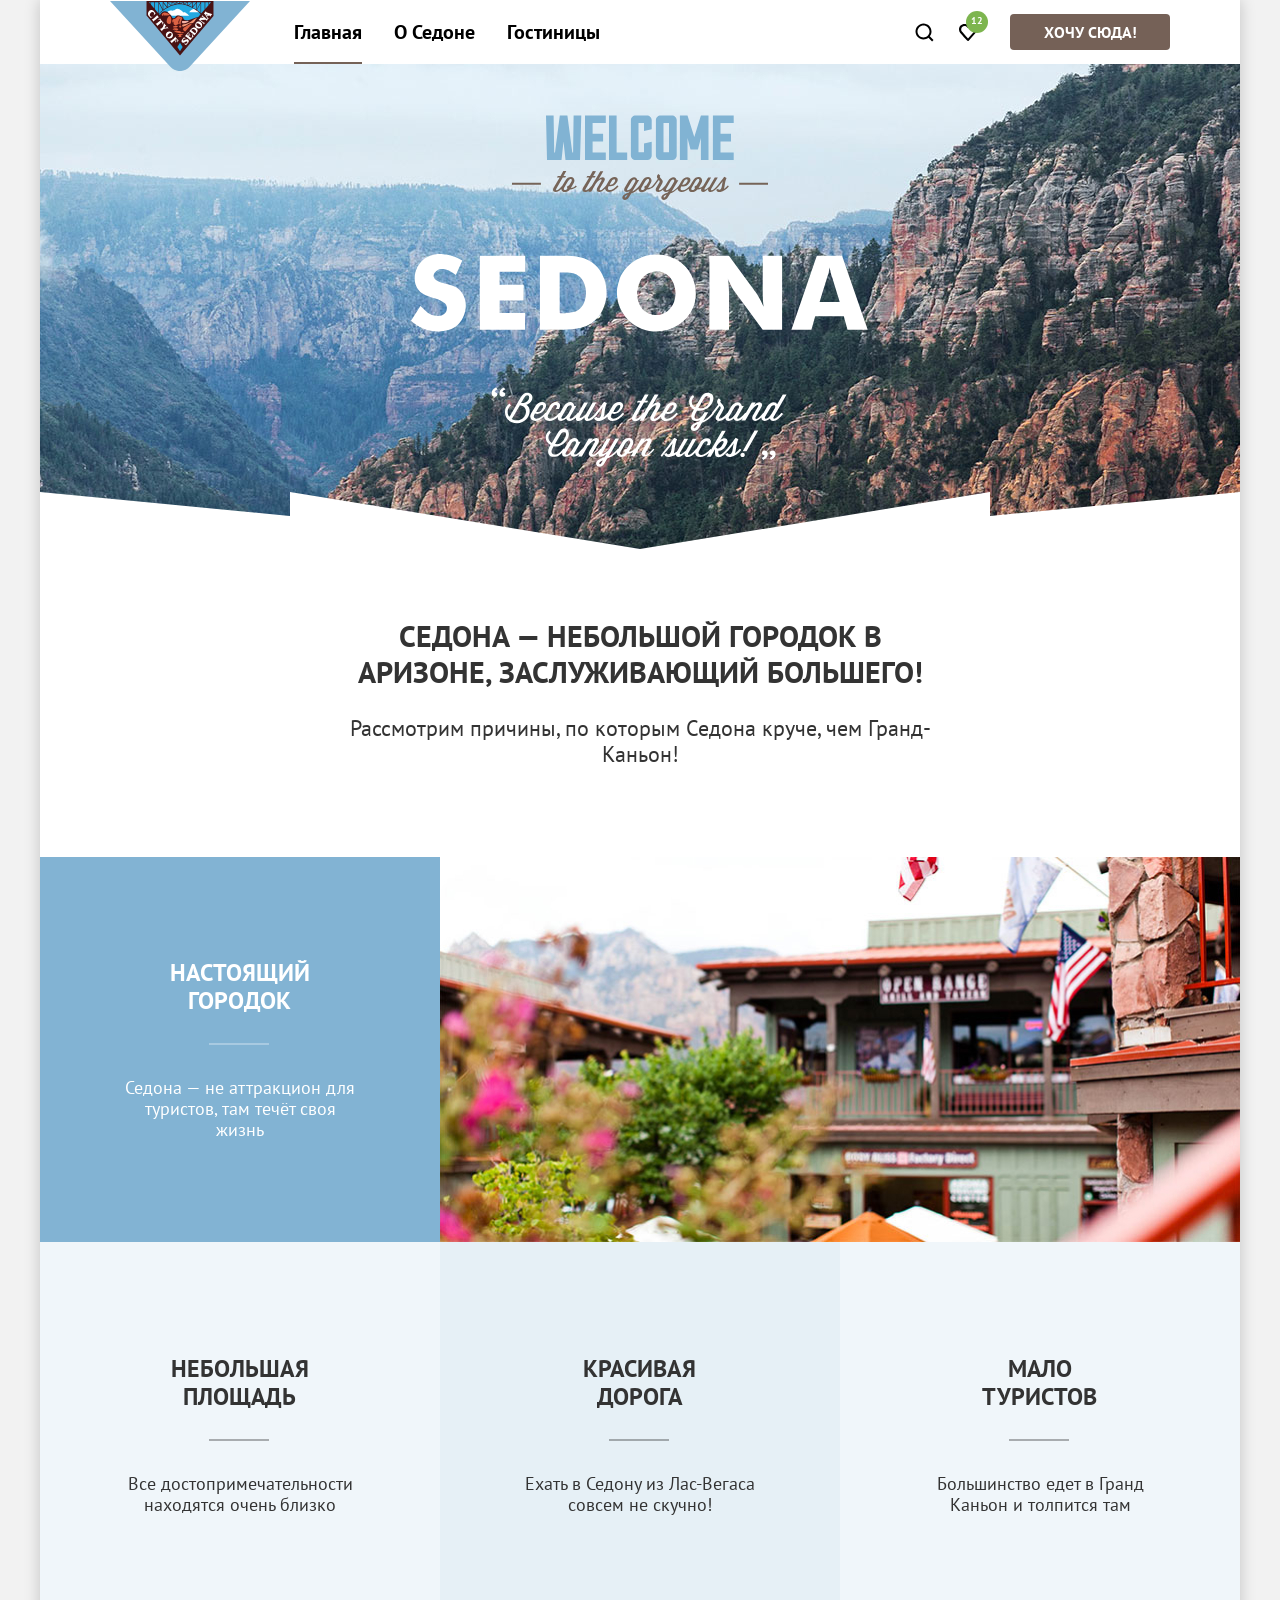
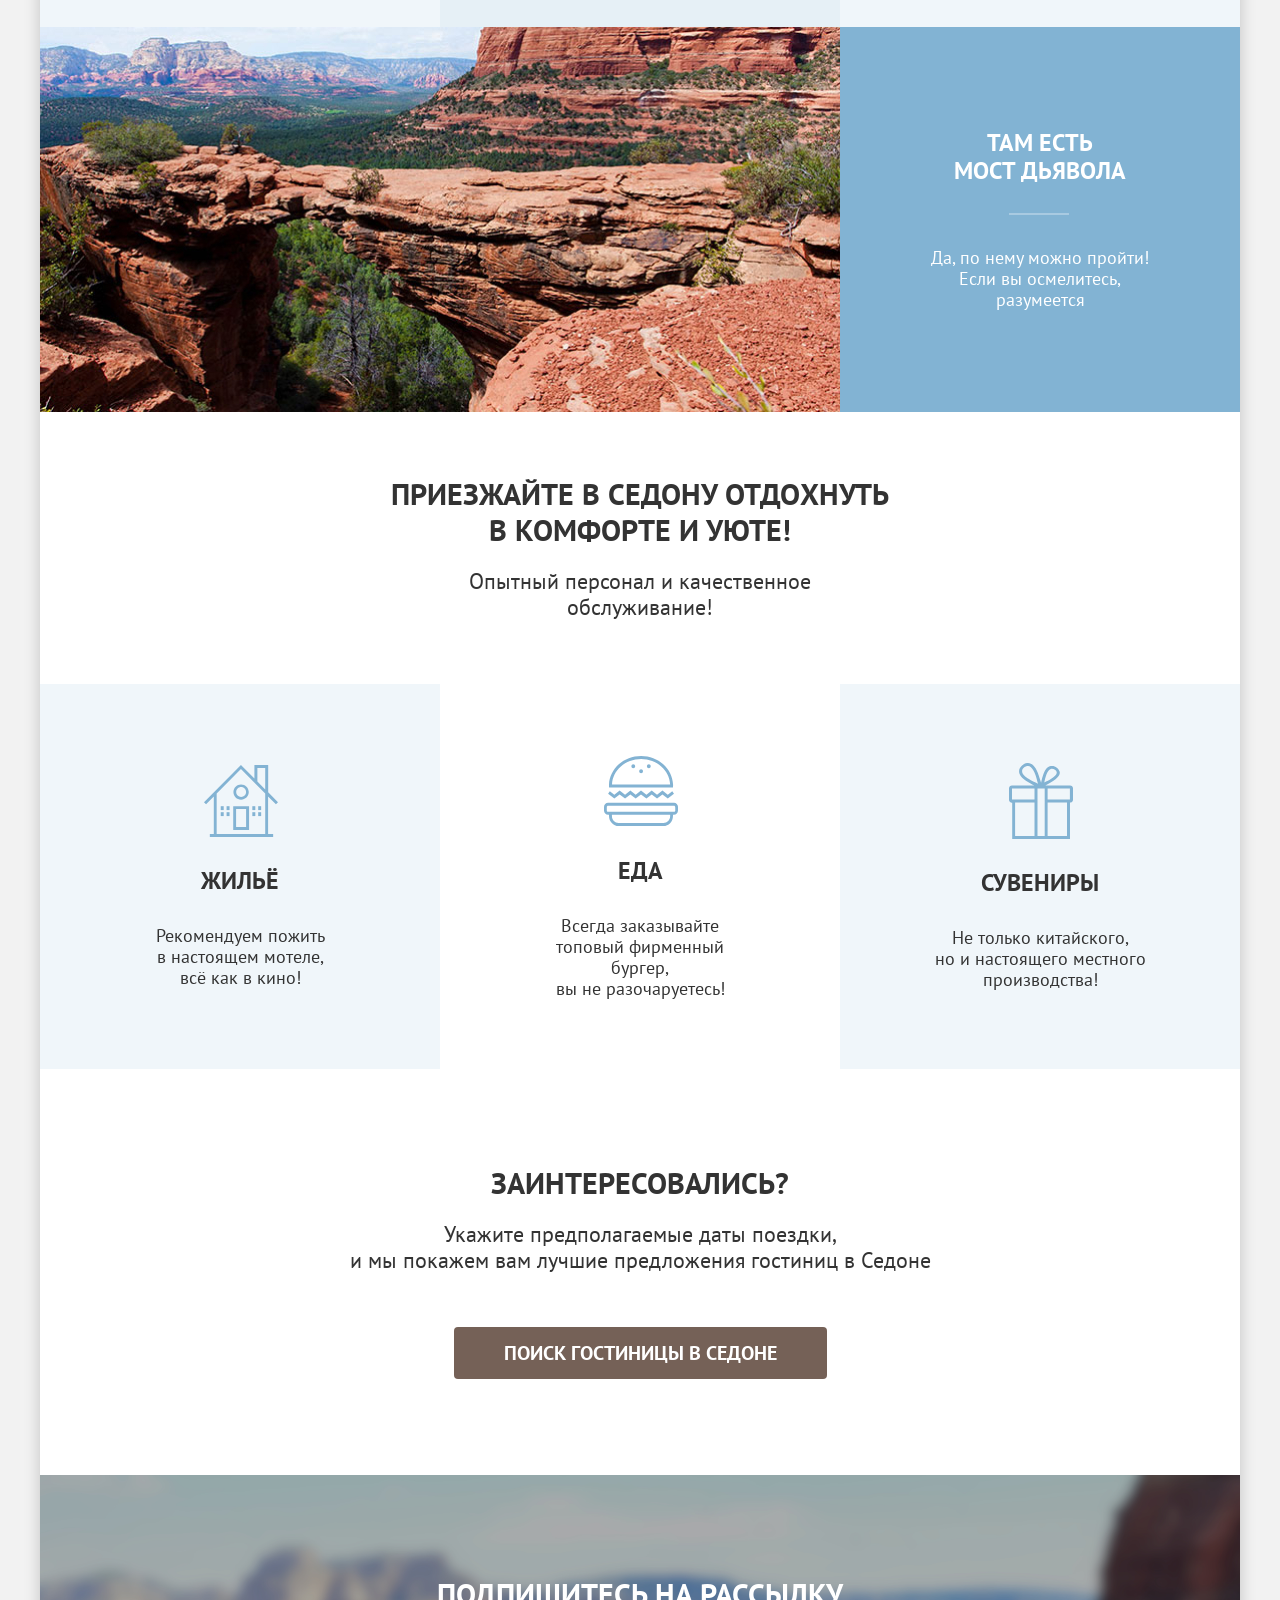
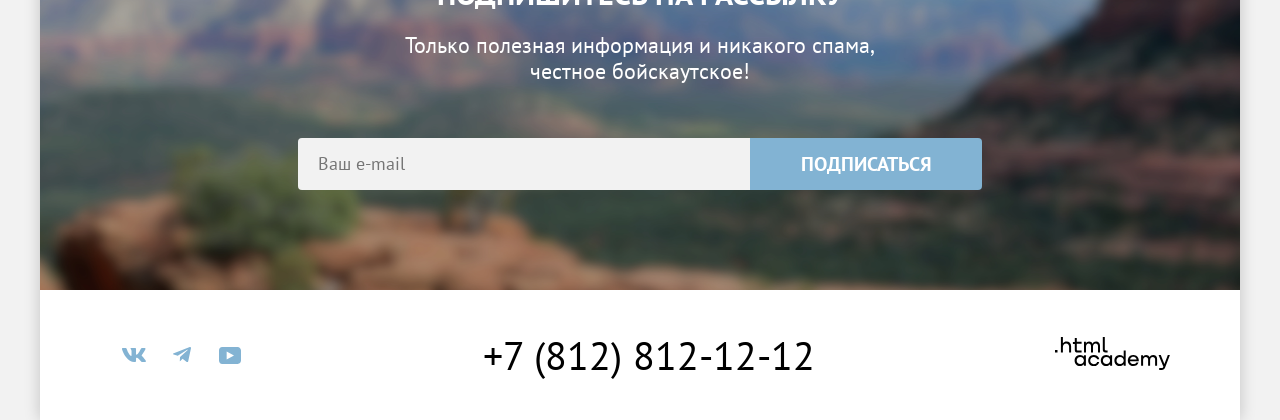
<file: index.html>
<!DOCTYPE html>
<html lang="ru">

  <head>
    <meta charset="utf-8">
    <title>Седона. Главная страница</title>
    <link rel="icon" type="image/x-icon" sizes="32x32" href="favicon.ico">
    <link rel="stylesheet" href="styles/styles.css">

  </head>

  <body>
    <div class="shadow">
      <header class="page-header">
        <nav class="navigation">
          <div class="nav-left-col">
            <a class="logo-link" href="index.html">
              <img class="navigation-logo" src="images/logo.svg" alt="Город Седона" loading="lazy">
            </a>
            <ul class="navigation-list">
              <li class="navigation-item">
                <a class="navigation-link navigation-current" href="index.html">Главная</a>
              </li>
              <li class="navigation-item">
                <a class="navigation-link" href="about.html">О Седоне</a>
              </li>
              <li class="navigation-item">
                <a class="navigation-link" href="catalog.html">Гостиницы</a>
              </li>
            </ul>
          </div>
          <ul class="navigation-list navigation-user">
            <li class="navigation-item">
              <a class="navigation-link" href="search.html">
                <svg class="navigation-icon" xmlns="http://www.w3.org/2000/svg" width="20" height="20">
                  <path
                    d="M19.5 18.0083L15.8 14.3287C16.8 13.0359 17.5 11.3453 17.5 9.4558C17.5 5.08011 13.9 1.5 9.5 1.5C5.1 1.5 1.5 5.17956 1.5 9.55525C1.5 13.9309 5.1 17.511 9.5 17.511C11.3 17.511 13 16.9144 14.4 15.8204L18.1 19.5L19.5 18.0083ZM9.5 15.5221C6.2 15.5221 3.5 12.837 3.5 9.55525C3.5 6.27348 6.2 3.5884 9.5 3.5884C12.8 3.5884 15.5 6.27348 15.5 9.55525C15.5 12.837 12.8 15.5221 9.5 15.5221Z" />
                </svg>
                <span class="visually-hidden">
                  Поиск
                </span>
              </a>
            </li>
            <li class="navigation-item">
              <a class="navigation-link likes" href="favorite.html">
                <svg class="navigation-icon" xmlns="http://www.w3.org/2000/svg" width="20" height="20">
                  <path
                    d="M9.9 19C9.6 19 9.3 18.9 9.1 18.6C3.7 12.5 2.4 11.1 2.1 10.7C1.4 9.8 1 8.6 1 7.4C1 4.4 3.4 2 6.5 2C7.8 2 9 2.5 10 3.3C11 2.5 12.3 2 13.5 2C16.5 2 19 4.4 19 7.4C19 8.7 18.5 9.9 17.7 10.8L10.7 18.7C10.5 18.9 10.3 19 9.9 19ZM3.9 9.5C4.2 9.9 7.4 13.5 10 16.4L16.2 9.4C16.7 8.9 16.9 8.2 16.9 7.4C16.9 5.6 15.4 4.1 13.6 4.1C12.6 4.1 11.6 4.6 10.9 5.4C10.6 5.7 10.3 5.8 10 5.8C9.7 5.8 9.4 5.6 9.2 5.4C8.5 4.6 7.5 4.1 6.5 4.1C4.7 4.1 3.2 5.6 3.2 7.4C3.1 8.3 3.5 9 3.9 9.5C3.8 9.5 3.8 9.5 3.9 9.5Z" />
                </svg>
                <span class="visually-hidden">
                  Избранное 12
                </span>
                <span class="likes-count">12</span>
              </a>
            </li>
            <li class="navigation-item">
              <a class="button navigation-link" href="choose.html">ХОЧУ СЮДА!</a>
            </li>
          </ul>
        </nav>
      </header>

      <main class="main-container main-index">
        <div class="page-container">
          <section class="heading">
            <h1 class="visually-hidden">Седона приветствие</h1>
            <div class="hero-picture">
              <img class="heading-logo" src="images/welcome.svg" lang="en"
                alt="Welcome to the gorgeous Sedona. Because the Grand Canyon sucks!" loading="lazy">
              <svg class="border-hero" width="1200" height="57" fill="none" xmlns="http://www.w3.org/2000/svg">
                <path d="M0 57V0L250 24V0L600 57L950 0V24L1200 0V57H0Z" fill="white" />
              </svg>
            </div>
            <div class="heading-text">
              <p class="heading-main-text">Седона — небольшой городок в Аризоне, заслуживающий большего!</p>
              <p class="subtext heading-subtext">Рассмотрим причины, по которым Седона круче, чем Гранд-Каньон!</p>
            </div>
          </section>

          <section class="advantages">
            <h2 class="visually-hidden">Преимущества</h2>
            <ul class="advantages-list">
              <li class="advantages-item dark-blue">
                <div class="advantages-alignment">
                  <h3 class="advantages-title">Настоящий городок</h3>
                  <p class="advantages-description">Седона — не аттракцион для туристов, там течёт своя жизнь</p>
                </div>
                <img class="advantages-image" src="images/photo-1.jpg" width="800" height="385"
                  alt="Фото городка Седона" loading="lazy">
              </li>
              <li class="advantages-item light-blue">
                <div class="advantages-alignment">
                  <h3 class="advantages-title">Небольшая площадь</h3>
                  <p class="advantages-description">Все достопримечательности находятся очень близко</p>
                </div>
              </li>
              <li class="advantages-item blue">
                <div class="advantages-alignment">
                  <h3 class="advantages-title">Красивая дорога</h3>
                  <p class="advantages-description">Ехать в Седону из Лас-Вегаса совсем не скучно!</p>
                </div>
              </li>
              <li class="advantages-item light-blue">
                <div class="advantages-alignment">
                  <h3 class="advantages-title">Мало туристов</h3>
                  <p class="advantages-description">Большинство едет в Гранд Каньон и толпится там</p>
                </div>
              </li>
              <li class="advantages-item dark-blue">
                <img class="advantages-image" src="images/photo-2.jpg" width="800" height="385" alt="Пейзаж каньона" loading="lazy">
                <div class="advantages-alignment">
                  <h3 class="advantages-title">Там есть<br>мост дьявола</h3>
                  <p class="advantages-description">Да, по нему можно пройти! Если вы осмелитесь, разумеется</p>
                </div>
              </li>
            </ul>
          </section>

          <section class="services">
            <div class="services-head">
              <h2 class="title services-title">Приезжайте в Седону отдохнуть в комфорте и уюте!</h2>
              <p class="subtext services-subtext">Опытный персонал и качественное обслуживание!</p>
            </div>
            <ul class="services-list">
              <li class="services-item light-blue">
                <img class="services-logo" src="images/advantage-house.svg" alt="Декоративный элемент дом">
                <span class="services-name">Жильё</span>
                <p class="services-description">Рекомендуем пожить<br>в&nbsp;настоящем мотеле,<br>всё как в кино!</p>
              </li>
              <li class="services-item">
                <img class="services-logo" src="images/advantage-burger.svg" alt="Декоративный элемент бургер" loading="lazy">
                <span class="services-name">Еда</span>
                <p class="services-description">Всегда заказывайте<br>топовый фирменный бургер,<br>вы не разочаруетесь!
                </p>
              </li>
              <li class="services-item light-blue">
                <img class="services-logo" src="images/advantage-gift.svg" alt="Декоративный элемент подарок" loading="lazy">
                <span class="services-name">Сувениры</span>
                <p class="services-description">Не только китайского,<br>но и настоящего местного<br>производства!</p>
              </li>
            </ul>
          </section>
          <section class="booking">
            <div class="booking-text">
              <h2 class="title booking-title">Заинтересовались?</h2>
              <p class="subtext booking-subtext">Укажите предполагаемые даты поездки,<br>и мы покажем вам лучшие
                предложения гостиниц в Седоне</p>
              <button class="button booking-button">ПОИСК ГОСТИНИЦЫ В СЕДОНЕ</button>
            </div>
          </section>
          <section class="subscription">
            <div class="subscription-text">
              <h2 class="title subscription-title">Подпишитесь на рассылку</h2>
              <p class="subtext subscription-subtext">Только полезная информация и никакого спама, честное бойскаутское!
              </p>
            </div>
            <form class="subscription-form" action="https://echo.htmlacademy.ru/courses" method="post">
              <label class="visually-hidden" for="subscription-email">Email</label>
              <input class="field" type="email" placeholder="Ваш e-mail" name="subscription-email"
                id="subscription-email" required>
              <button class="button subscription-button" type="submit">Подписаться</button>
            </form>
          </section>
        </div>
      </main>

      <footer class="page-footer">
        <div class="page-footer-container">
          <section class="footer-social">
            <h2 class="visually-hidden">Наши социальные сети</h2>
            <ul class="footer-social-list">
              <li class="footer-social-item">
                <a class="button" href="https://vk.com/htmlacademy" target="_blank" rel="noreferrer noopener">
                  <svg class="footer-social-logo" xmlns="http://www.w3.org/2000/svg" width="24" height="14" fill="none">
                    <path fill-rule="evenodd" clip-rule="evenodd"
                      d="M23.45 0.948C23.616 0.402 23.45 0 22.655 0H20.03C19.362 0 19.054 0.347 18.887 0.73C18.887 0.73 17.552 3.926 15.661 6.002C15.049 6.604 14.771 6.795 14.437 6.795C14.27 6.795 14.019 6.604 14.019 6.057V0.948C14.019 0.292 13.835 0 13.279 0H9.151C8.734 0 8.483 0.304 8.483 0.593C8.483 1.214 9.429 1.358 9.526 3.106V6.904C9.526 7.737 9.373 7.888 9.039 7.888C8.149 7.888 5.984 4.677 4.699 1.003C4.45 0.288 4.198 0 3.527 0H0.9C0.15 0 0 0.347 0 0.73C0 1.412 0.89 4.8 4.145 9.281C6.315 12.341 9.37 14 12.153 14C13.822 14 14.028 13.632 14.028 12.997V10.684C14.028 9.947 14.186 9.8 14.715 9.8C15.105 9.8 15.772 9.992 17.33 11.467C19.11 13.216 19.403 14 20.405 14H23.03C23.78 14 24.156 13.632 23.94 12.904C23.702 12.18 22.852 11.129 21.725 9.882C21.113 9.172 20.195 8.407 19.916 8.024C19.527 7.533 19.638 7.314 19.916 6.877C19.916 6.877 23.116 2.451 23.449 0.948H23.45Z" />
                  </svg>
                  <span class="visually-hidden">ВКонтакте</span>
                </a>
              </li>
              <li class="footer-social-item">
                <a class="button" href="https://t.me/htmlacademy" target="_blank" rel="noreferrer noopener">
                  <svg class="footer-social-logo" xmlns="http://www.w3.org/2000/svg" width="18" height="16" fill="none">
                    <path
                      d="M16.785 0.0992597L0.840489 6.24776C-0.247661 6.68481 -0.241365 7.29184 0.640845 7.56253L4.73445 8.83953L14.2058 2.8637C14.6537 2.59121 15.0629 2.7378 14.7265 3.03636L7.05283 9.96185H7.05103L7.05283 9.96275L6.77045 14.1823C7.18413 14.1823 7.36669 13.9925 7.59871 13.7686L9.58705 11.8351L13.7229 14.89C14.4855 15.31 15.0332 15.0941 15.2229 14.1841L17.9379 1.38885C18.2158 0.274623 17.5126 -0.229883 16.785 0.0992597Z" />
                  </svg>
                  <span class="visually-hidden">Телеграм</span>
                </a>
              </li>
              <li class="footer-social-item">
                <a class="button" href="https://www.youtube.com/user/htmlacademyru" target="_blank" rel="noreferrer noopener">
                  <svg class="footer-social-logo" xmlns="http://www.w3.org/2000/svg" width="22" height="17" fill="none">
                    <path
                      d="M18.607 0H3.17413C1.31343 0 0 1.59375 0 3.4V13.4937C0 15.4062 1.31343 17 3.17413 17H18.8259C20.4677 17 22 15.4062 22 13.6V3.4C21.7811 1.59375 20.4677 0 18.607 0ZM7.66169 12.5375V4.4625L14.995 8.5L7.66169 12.5375Z" />
                  </svg>
                  <span class="visually-hidden">YouTube</span>
                </a>
              </li>
            </ul>
          </section>

          <section class="footer-contacts">
            <h2 class="visually-hidden">Контакты</h2>
            <address class="footer-contacts-address">
              <a class="footer-contacts-address-phone" href="tel:+78005558628">+7 (812) 812-12-12</a>
            </address>
          </section>

          <section class="footer-logo">
            <h2 class="visually-hidden">Ссылка на академию</h2>
            <a class="footer-logo-link" href="https://htmlacademy.ru/" target="_blank" rel="noreferrer noopener">
              <svg class="academia-logo" xmlns="http://www.w3.org/2000/svg" width="115" height="33">
                <path
                  d="M0 12.9v2.6h2.5v-2.6zM11.6 4.5c-1.6 0-2.8.7-3.6 1.7h-.1V0h-2v15.5h2v-5.3c0-2.1 1.3-3.6 3.3-3.6 1.8 0 2.9 1.4 2.9 3.2v5.7h2V9.4c.1-3-1.8-4.9-4.5-4.9M26.6 4.8h-4.8V1.1h-2v3.8h-1.9v2h1.9v6c0 1.7 1 2.7 2.7 2.7h4.1v-2h-3.7c-.7 0-1.1-.4-1.1-1.1V6.8h4.8zM41.1 4.6c-1.6 0-2.9.8-3.5 2.1h-.1c-.6-1.2-1.8-2.1-3.4-2.1-1.4 0-2.5.8-3.1 1.8h-.1V4.8H29v10.6h2V10c0-2 1-3.5 2.6-3.5 1.5 0 2.4 1 2.4 2.6v6.3h2V9.8c0-2.4 1.4-3.3 2.6-3.3 1.5 0 2.4 1 2.4 2.6v6.3h2V8.9c.1-2.5-1.4-4.3-3.9-4.3M47.8 12.7c0 1.7 1 2.7 2.8 2.7h2v-2h-1.7c-.7 0-1.1-.4-1.1-1.1V0h-2zM28.9 19.7c-.9-1.1-2.2-1.8-3.9-1.8-3.1 0-5.4 2.3-5.4 5.6s2.3 5.6 5.4 5.6c1.8 0 3-.8 3.8-1.9h.1v1.6h2V18.2h-2zm-3.6 7.4c-2.2 0-3.6-1.6-3.6-3.6s1.4-3.6 3.6-3.6 3.6 1.6 3.6 3.6c0 1.9-1.4 3.6-3.6 3.6M44.2 22c-.5-2.4-2.6-4.1-5.4-4.1-3.4 0-5.6 2.5-5.6 5.6s2.2 5.6 5.6 5.6c2.8 0 4.9-1.8 5.4-4.2h-2.1c-.4 1.3-1.7 2.3-3.3 2.3-2.2 0-3.6-1.6-3.6-3.6s1.4-3.6 3.6-3.6c1.6 0 2.8 1 3.3 2.2h2.1zM55.1 19.7c-.9-1.1-2.2-1.8-3.9-1.8-3.1 0-5.4 2.3-5.4 5.6s2.3 5.6 5.4 5.6c1.8 0 3-.8 3.8-1.9h.1v1.6h2V18.2h-2zm-3.6 7.4c-2.2 0-3.6-1.6-3.6-3.6s1.4-3.6 3.6-3.6 3.6 1.6 3.6 3.6c0 1.9-1.5 3.6-3.6 3.6M68.7 19.8c-.9-1.1-2.2-1.9-3.9-1.9-3.1 0-5.4 2.3-5.4 5.6s2.2 5.6 5.4 5.6c1.7 0 3-.8 3.8-1.8h.1v1.5h2V13.4h-2zm-3.6 7.3c-2.2 0-3.6-1.6-3.6-3.6s1.4-3.6 3.6-3.6 3.6 1.6 3.6 3.6c-.1 2-1.5 3.6-3.6 3.6M78.3 17.9c-3.3 0-5.5 2.5-5.5 5.6 0 3 2.1 5.6 5.5 5.6 2.5 0 4.5-1.3 5.2-3.6h-2.1c-.5 1-1.6 1.6-3 1.6-1.9 0-3.3-1.3-3.4-2.9h8.8c.2-3.6-2-6.3-5.5-6.3m0 1.9c1.7 0 3 1 3.3 2.6h-6.5c.3-1.5 1.5-2.6 3.2-2.6M98.2 17.9c-1.6 0-2.9.8-3.6 2h-.1c-.6-1.2-1.8-2-3.4-2-1.4 0-2.5.7-3.1 1.8v-1.5h-1.9v10.6h2v-5.4c0-2 1-3.4 2.6-3.5 1.5 0 2.4 1 2.4 2.6v6.3h2v-5.6c0-2.4 1.4-3.3 2.6-3.3 1.5 0 2.4 1 2.4 2.6v6.3h2v-6.5c.1-2.6-1.4-4.4-3.9-4.4M109.4 27l-3.6-8.9h-2.2l4.8 11.6c-.3.9-.7 1.2-1.7 1.2h-2.5v2h2.5c1.8 0 2.8-.8 3.5-2.6l4.7-12.2h-2.1z" />
              </svg>
            </a>
          </section>
        </div>
      </footer>

      <div class="modal-container modal-container-close">
        <div class="modal modal-search">
          <button class="modal-close-button" type="button">
            <svg class="modal-cross" xmlns="http://www.w3.org/2000/svg" width="14" height="14">
              <path
                d="M14 1.292 12.708 0 7 5.708 1.292 0 0 1.292 5.708 7 0 12.708 1.292 14 7 8.292 12.708 14 14 12.708 8.292 7z" />
            </svg>
            <span class="visually-hidden">Закрыть</span>
          </button>
          <section class="modal-content">
            <h2 class="modal-title">Поиск гостиницы в Седоне</h2>
            <form class="search-form" action="https://echo.htmlacademy.ru/" method="post">
              <fieldset class="field-group field-group-one">
                <label class="modal-label" for="checkin-date">Дата Заезда:</label>
                <input class="checkin-date modal-field field" type="text" id="checkin-date" name="checkin-date"
                  value="27 апреля 2020" required>
                <span class="modal-notification in">Мы не можем отправить вас в прошлое.</span>
              </fieldset>
              <fieldset class="field-group field-group-two">
                <label class="modal-label" for="checkout-date">Дата Выезда:</label>
                <input class="checkout-date modal-field field" type="text" id="checkout-date" name="checkout-date"
                  value="1 сентября 2023" required>
                <span class="modal-notification out">На эти даты есть свободные номера. Пока есть.</span>
              </fieldset>
              <fieldset class="field-group field-adults">
                <label class="modal-label" for="adults">Взрослые:</label>
                <div class="field plus-minus-input">
                  <button class="minus-button" type="button">
                    <svg class="minus-icon" xmlns="http://www.w3.org/2000/svg" width="20" height="20" fill="none">
                      <path d="M3 9v2h14V9z" />
                    </svg>
                    <span class="visually-hidden">Уменьшить число</span>
                  </button>
                  <input class="adults modal-field field" type="text" id="adults" name="adults" value="2">
                  <button class="plus-button" type="button">
                    <svg class="plus-icon" width="14" height="14" fill="none" xmlns="http://www.w3.org/2000/svg">
                      <path d="M14 6H8V0H6V6H0V8H6V14H8V8H14V6Z" />
                    </svg>
                    <span class="visually-hidden">увеличить число</span>
                  </button>
                </div>
              </fieldset>
              <fieldset class="field-group field-childrens">
                <label class="modal-label" for="childrens">Дети:</label>
                <span class="tooltip">
                  <button class="tooltip-toggle" type="button" aria-labelledby="tooltip-label-date">
                    <svg class="tooltip-icon" width="26" height="26" fill="none" xmlns="http://www.w3.org/2000/svg">
                      <circle cx="13" cy="13" r="13" fill="#83B3D3" />
                      <path fill-rule="evenodd" clip-rule="evenodd" d="M12 7H14V9H12V7ZM14 19H12V10H14V19Z"
                        fill="white" />
                    </svg>
                  </button>
                  <span class="tooltip-text" role="tooltip" id="tooltip-label-date">Укажите количество детей, которые
                    будут с вами, возраст которых от 6 до 18 лет. Дети до 6 лет размещаются бесплатно.</span>
                </span>
                <div class="field plus-minus-input">
                  <button class="minus-button" type="button">
                    <svg class="minus-icon" xmlns="http://www.w3.org/2000/svg" width="20" height="20" fill="none">
                      <path d="M3 9v2h14V9z" />
                    </svg>
                    <span class="visually-hidden">Уменьшить число</span>
                  </button>
                  <input class="childrens modal-field field" type="text" id="childrens" name="childrens" value="2">
                  <button class="plus-button" type="button">
                    <svg class="plus-icon" width="14" height="14" fill="none" xmlns="http://www.w3.org/2000/svg">
                      <path d="M14 6H8V0H6V6H0V8H6V14H8V8H14V6Z" />
                    </svg>
                    <span class="visually-hidden">увеличить число</span>
                  </button>
                </div>
              </fieldset>
              <button class="button modal-search-result" type="submit">Найти</button>
            </form>
          </section>
        </div>
      </div>
    </div>
  </body>

</html>
</file>
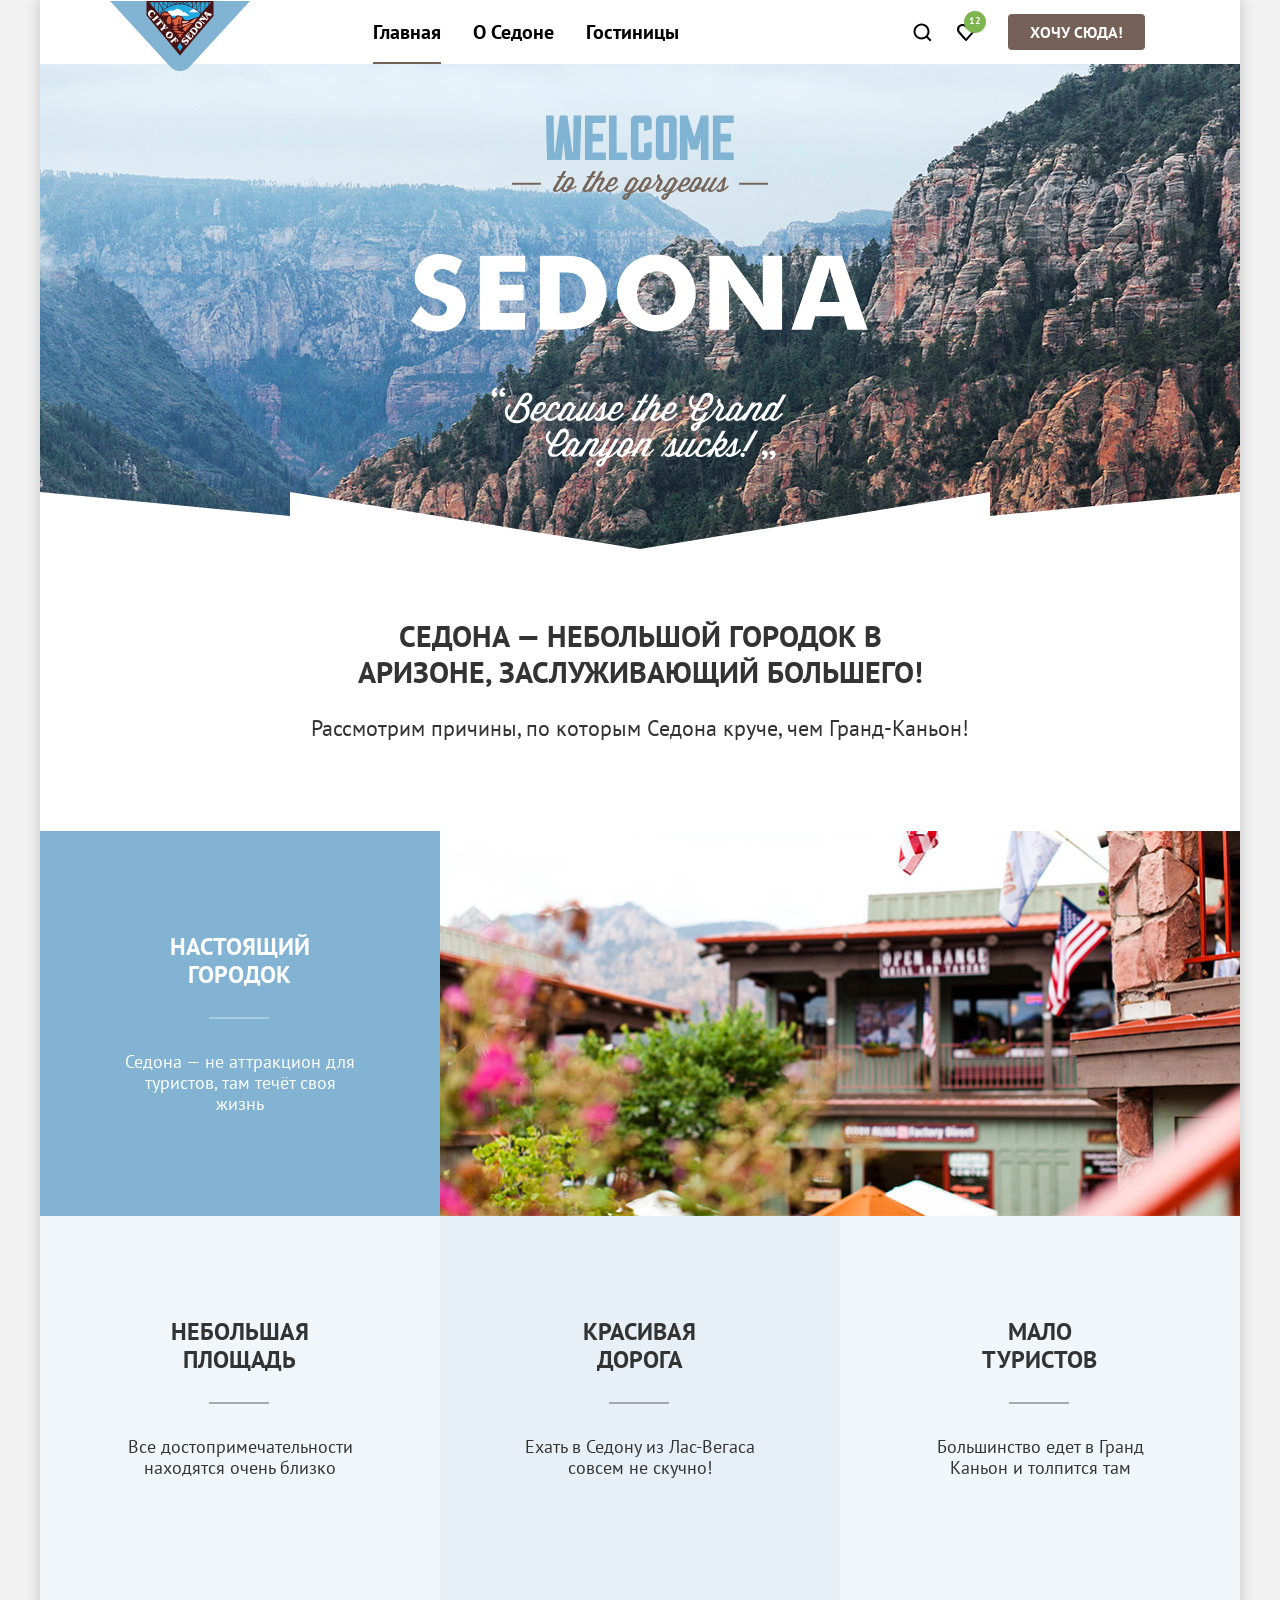
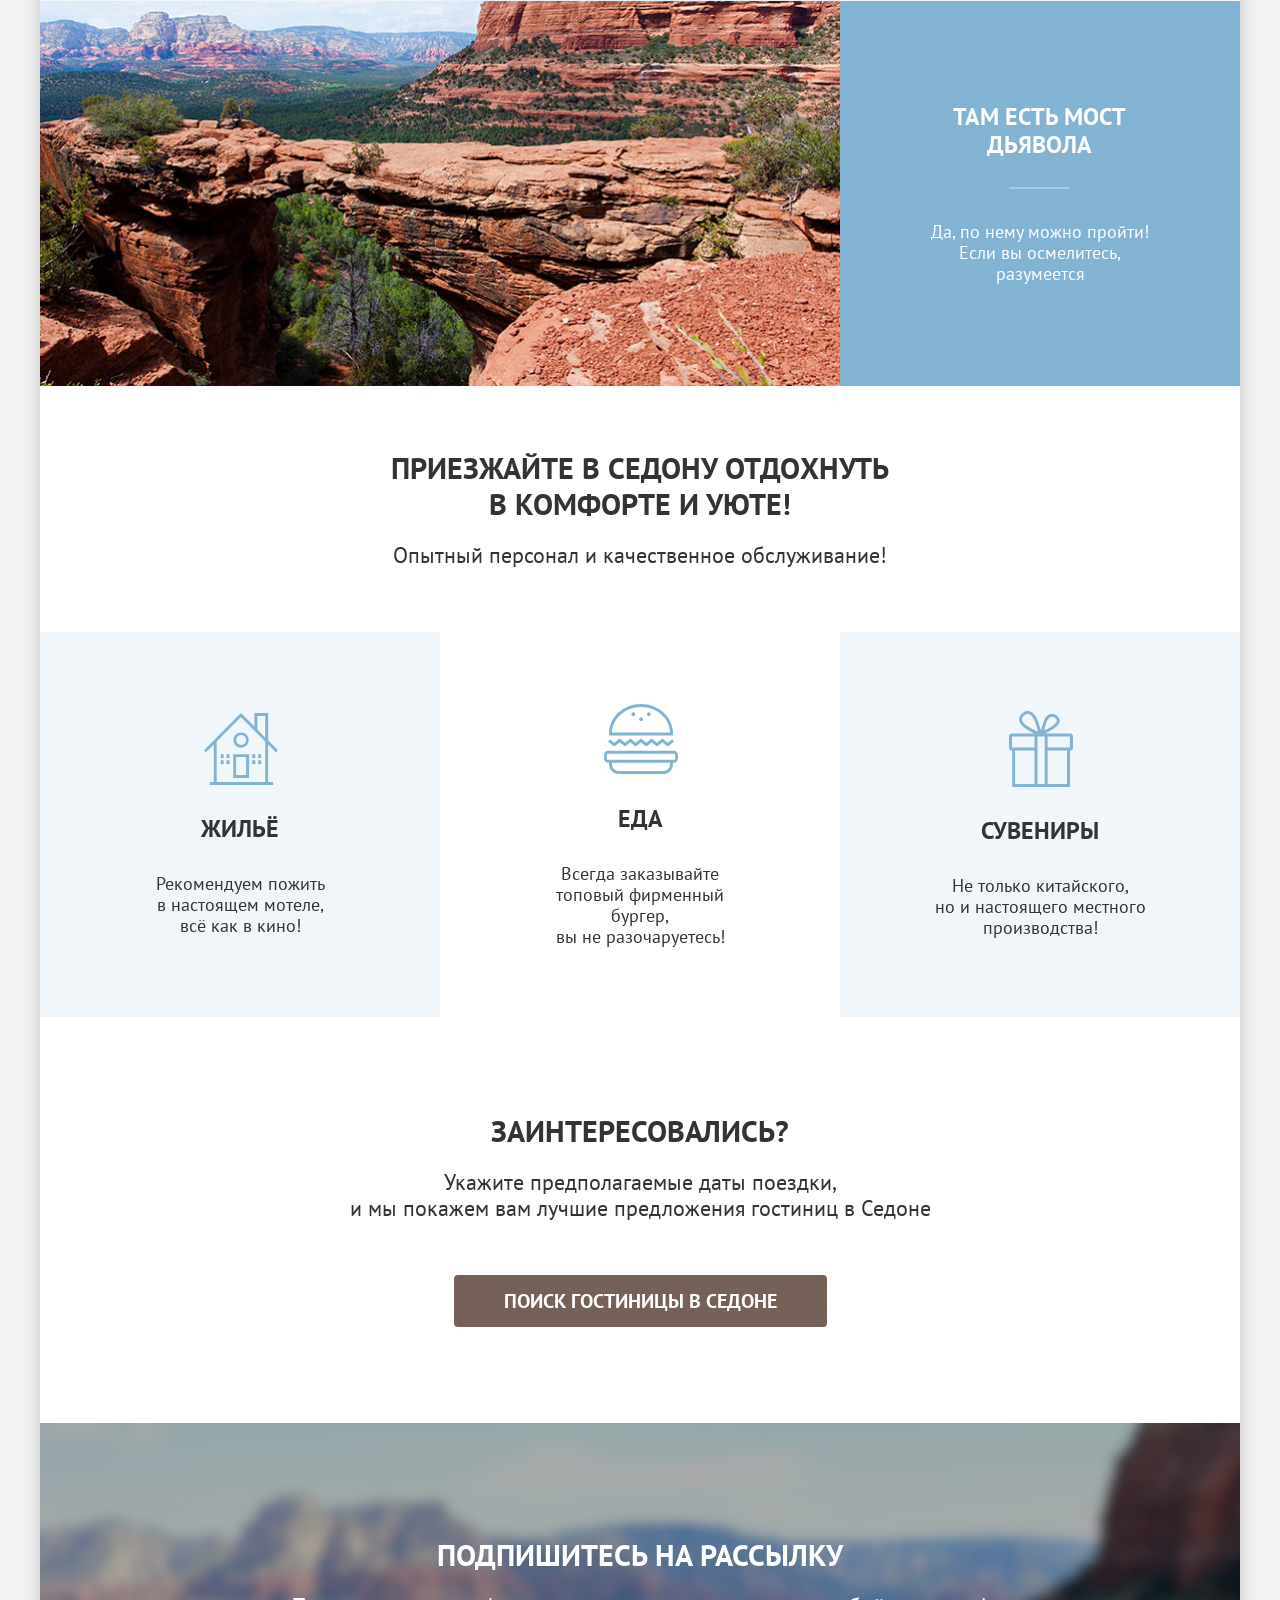
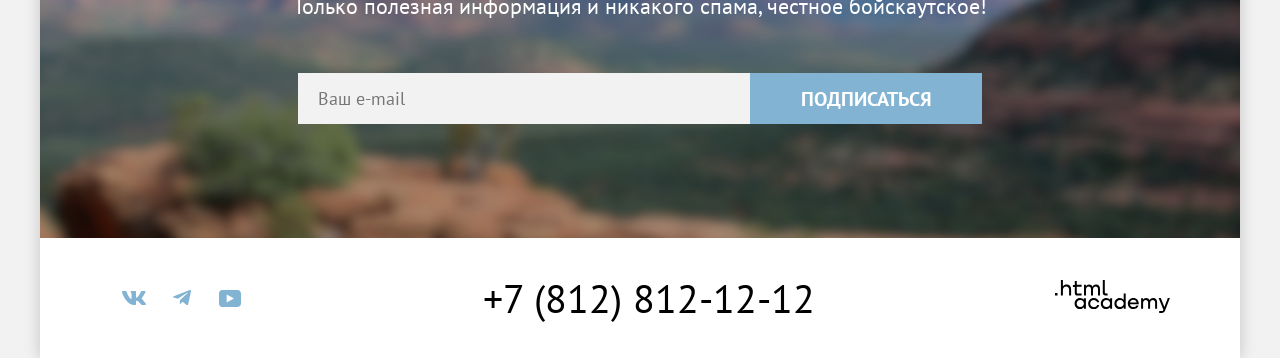
<file: 2/index.html>
<!DOCTYPE html>
<html lang="ru">
  <head>
    <meta charset="utf-8">
    <title>Седона. Главная страница</title>
    <link rel="icon" type="image/png" sizes="32x32" href="images/favicon.png">
    <link rel="stylesheet" href="styles/styles.css">

    <base href="https://htmlacademy-htmlcss.github.io/2711729-sedona-2/2/">
</head>

  <body>
    <div class="shadow">
    <header class="page-header">
      <nav class="navigation">
        <a class="logo-link" href="index.html">
          <img class="navigation-logo" src="images/logo.svg" alt="Город Седона">
        </a>
        <div class="nav-left-col">
          <ul class="navigation-list">
            <li class="navigation-item">
              <a class="navigation-link navigation-current" href="index.html" >Главная</a>
            </li>
            <li class="navigation-item">
              <a class="navigation-link" href="about.html">О Седоне</a>
            </li>
            <li class="navigation-item">
              <a class="navigation-link" href="catalog.html">Гостиницы</a>
            </li>
          </ul>
        </div>
        <ul class="navigation-list navigation-user">
          <li class="navigation-item">
            <a class="navigation-link" href="/search">
              <svg class="navigation-icon" xmlns="http://www.w3.org/2000/svg" width="20" height="20" fill="none">
                <path d="M19.5 18.0083L15.8 14.3287C16.8 13.0359 17.5 11.3453 17.5 9.4558C17.5 5.08011 13.9 1.5 9.5 1.5C5.1 1.5 1.5 5.17956 1.5 9.55525C1.5 13.9309 5.1 17.511 9.5 17.511C11.3 17.511 13 16.9144 14.4 15.8204L18.1 19.5L19.5 18.0083ZM9.5 15.5221C6.2 15.5221 3.5 12.837 3.5 9.55525C3.5 6.27348 6.2 3.5884 9.5 3.5884C12.8 3.5884 15.5 6.27348 15.5 9.55525C15.5 12.837 12.8 15.5221 9.5 15.5221Z"/>
              </svg>
              <span class="visually-hidden">
                Поиск
              </span>
            </a>
          </li>
          <li class="navigation-item">
            <a class="navigation-link likes" href="/favorite">
              <svg class="navigation-icon" xmlns="http://www.w3.org/2000/svg" width="20" height="20" fill="none">
                <path d="M9.9 19C9.6 19 9.3 18.9 9.1 18.6C3.7 12.5 2.4 11.1 2.1 10.7C1.4 9.8 1 8.6 1 7.4C1 4.4 3.4 2 6.5 2C7.8 2 9 2.5 10 3.3C11 2.5 12.3 2 13.5 2C16.5 2 19 4.4 19 7.4C19 8.7 18.5 9.9 17.7 10.8L10.7 18.7C10.5 18.9 10.3 19 9.9 19ZM3.9 9.5C4.2 9.9 7.4 13.5 10 16.4L16.2 9.4C16.7 8.9 16.9 8.2 16.9 7.4C16.9 5.6 15.4 4.1 13.6 4.1C12.6 4.1 11.6 4.6 10.9 5.4C10.6 5.7 10.3 5.8 10 5.8C9.7 5.8 9.4 5.6 9.2 5.4C8.5 4.6 7.5 4.1 6.5 4.1C4.7 4.1 3.2 5.6 3.2 7.4C3.1 8.3 3.5 9 3.9 9.5C3.8 9.5 3.8 9.5 3.9 9.5Z"/>
              </svg>
              <span class="visually-hidden">
                Избранное
              </span>
              <span class="likes-count">12</span>
            </a>
          </li>
          <li class="navigation-item">
            <a class="button navigation-link" href="/choose">ХОЧУ СЮДА!</a>
          </li>
        </ul>
      </nav>
    </header>

    <main class="main-container main-index">
      <div class="page-container">
        <section class="heading">
          <h1 class="visually-hidden">Седона приветсвие</h1>
          <div class="hero-picture">
            <img class="heading-logo" src="images/welcome.svg" lang="en" alt="Welcome to the gorgeous Sedona. Because the Grand Canyon sucks!">
            <svg class="border-hero" width="1200" height="57" fill="none" xmlns="http://www.w3.org/2000/svg">
            <path d="M0 57V0L250 24V0L600 57L950 0V24L1200 0V57H0Z" fill="white"/>
            </svg>
          </div>
          <div class="heading-text">
            <p class="heading-main-text">Седона — небольшой городок в Аризоне, заслуживающий большего!</p>
            <p class="subtext heading-subtext">Рассмотрим причины, по которым Седона круче, чем Гранд-Каньон!</p>
          </div>
        </section>

        <section class="advantages">
          <h2 class="visually-hidden">Преимущества</h2>
          <ul class="advantages-list">
            <li class="advantages-item dark-blue">
              <div class="advantages-allignment">
                <h3 class="advantages-title">Настоящий городок</h3>
                <p class="advantages-description">Седона — не аттракцион для туристов, там течёт своя жизнь</p>
              </div>
              <img class="advantages-image" src="images/photo-1.jpg" width="800" height="385" alt="Фото городка Сейдона">
            </li>
            <li class="advantages-item light-blue">
              <div class="advantages-allignment">
                <h3 class="advantages-title">Небольшая площадь</h3>
                <p class="advantages-description">Все достопримечательности находятся очень близко</p>
              </div>
            </li>
            <li class="advantages-item blue">
              <div class="advantages-allignment">
                <h3 class="advantages-title">Красивая дорога</h3>
                <p class="advantages-description">Ехать в Седону из Лас-Вегаса совсем не скучно!</p>
              </div>
            </li>
            <li class="advantages-item light-blue">
              <div class="advantages-allignment">
                <h3 class="advantages-title">Мало туристов</h3>
                <p class="advantages-description">Большинство едет в Гранд Каньон и толпится там</p>
              </div>
            </li>
            <li class="advantages-item dark-blue">
              <img class="advantages-image" src="images/photo-2.jpg" width="800" height="385" alt="Пейзаж каньона">
              <div class="advantages-allignment">
                <h3 class="advantages-title">Там есть мост дьявола</h3>
                <p class="advantages-description">Да, по нему можно пройти! Если вы осмелитесь, разумеется</p>
              </div>
            </li>
          </ul>
        </section>

        <section class="services">
          <div class="services-head">
            <h2 class="title services-title">Приезжайте в Седону отдохнуть в комфорте и уюте!</h2>
            <p class="subtext services-subtext">Опытный персонал и качественное обслуживание!</p>
          </div>
            <ul class="services-list">
              <li class="services-item light-blue">
                <img class="services-logo" src="images/Advantage-house.svg" alt="Декоративный элемент дом">
                <span class="services-name">Жильё</span>
                <p class="services-description">Рекомендуем пожить<br>в&nbsp;настоящем мотеле,<br>всё как в кино!</p>
              </li>
              <li class="services-item">
                <img class="services-logo" src="images/Advantage-burger.svg" alt="Декоративный элемент бургер">
                <span class="services-name">Еда</span>
                <p class="services-description">Всегда заказывайте<br>топовый фирменный бургер,<br>вы не разочаруетесь!</p>
              </li>
              <li class="services-item light-blue">
                <img class="services-logo" src="images/Advantage-gift.svg" alt="Декоративный элемент подарок">
                <span class="services-name">Сувениры</span>
                <p class="services-description">Не только китайского,<br>но и настоящего местного<br>производства!</p>
              </li>
            </ul>
        </section>
        <section class="booking">
          <div class="booking-text">
            <h2 class="title booking-title">Заинтересовались?</h2>
            <p class="subtext booking-subtext">Укажите предполагаемые даты поездки,<br>и мы покажем вам лучшие предложения гостиниц в Седоне</p>
            <button class="button booking-button" href="/modal">ПОИСК ГОСТИНИЦЫ В СЕДОНЕ</button>
          </div>
        </section>
        <section class="subscription">
          <div class="subscription-text">
            <h2 class="title subscription-title">Подпишитесь на рассылку</h2>
            <p class="subtext subscription-subtext">Только полезная информация и никакого спама, честное бойскаутское!</p>
            <form class="subscription-form" action="https://echo.htmlacademy.ru/courses" method="post">
              <label class="visually-hidden" for="subscription-email">Email</label>
              <input class="field" type="email" placeholder="Ваш e-mail" name="subscription-email" id="subscription-email" required>
              <button class="button subscription-button" type="submit">
                <span class="subscription-button">Подписаться</span>
              </button>
            </form>
          </div>
        </section>
      </div>
    </main>

  <footer class="page-footer">
    <div class="page-footer-container">
      <section class="footer-social">
        <h2 class="visually-hidden">Наши социальные сети</h2>
        <ul class="footer-social-list">
          <li class="footer-social-item">
            <a class="button" href="https://vk.com/htmlacademy">
              <svg class="footer-social-logo" xmlns="http://www.w3.org/2000/svg" width="24" height="14" fill="none">
                <path fill-rule="evenodd" clip-rule="evenodd" d="M23.45 0.948C23.616 0.402 23.45 0 22.655 0H20.03C19.362 0 19.054 0.347 18.887 0.73C18.887 0.73 17.552 3.926 15.661 6.002C15.049 6.604 14.771 6.795 14.437 6.795C14.27 6.795 14.019 6.604 14.019 6.057V0.948C14.019 0.292 13.835 0 13.279 0H9.151C8.734 0 8.483 0.304 8.483 0.593C8.483 1.214 9.429 1.358 9.526 3.106V6.904C9.526 7.737 9.373 7.888 9.039 7.888C8.149 7.888 5.984 4.677 4.699 1.003C4.45 0.288 4.198 0 3.527 0H0.9C0.15 0 0 0.347 0 0.73C0 1.412 0.89 4.8 4.145 9.281C6.315 12.341 9.37 14 12.153 14C13.822 14 14.028 13.632 14.028 12.997V10.684C14.028 9.947 14.186 9.8 14.715 9.8C15.105 9.8 15.772 9.992 17.33 11.467C19.11 13.216 19.403 14 20.405 14H23.03C23.78 14 24.156 13.632 23.94 12.904C23.702 12.18 22.852 11.129 21.725 9.882C21.113 9.172 20.195 8.407 19.916 8.024C19.527 7.533 19.638 7.314 19.916 6.877C19.916 6.877 23.116 2.451 23.449 0.948H23.45Z"/>
              </svg>
              <span class="visually-hidden">ВКонтакте</span>
            </a>
          </li>
          <li class="footer-social-item">
            <a class="button" href="https://t.me/htmlacademy">
              <svg class="footer-social-logo" xmlns="http://www.w3.org/2000/svg" width="18" height="16" fill="none">
                <path d="M16.785 0.0992597L0.840489 6.24776C-0.247661 6.68481 -0.241365 7.29184 0.640845 7.56253L4.73445 8.83953L14.2058 2.8637C14.6537 2.59121 15.0629 2.7378 14.7265 3.03636L7.05283 9.96185H7.05103L7.05283 9.96275L6.77045 14.1823C7.18413 14.1823 7.36669 13.9925 7.59871 13.7686L9.58705 11.8351L13.7229 14.89C14.4855 15.31 15.0332 15.0941 15.2229 14.1841L17.9379 1.38885C18.2158 0.274623 17.5126 -0.229883 16.785 0.0992597Z"/>
              </svg>
              <span class="visually-hidden">Телеграм</span>
            </a>
          </li>
          <li class="footer-social-item">
            <a class="button" href="https://www.youtube.com/user/htmlacademyru">
              <svg class="footer-social-logo" xmlns="http://www.w3.org/2000/svg" width="22" height="17" fill="none">
                <path d="M18.607 0H3.17413C1.31343 0 0 1.59375 0 3.4V13.4937C0 15.4062 1.31343 17 3.17413 17H18.8259C20.4677 17 22 15.4062 22 13.6V3.4C21.7811 1.59375 20.4677 0 18.607 0ZM7.66169 12.5375V4.4625L14.995 8.5L7.66169 12.5375Z"/>
              </svg>
              <span class="visually-hidden">YouTube</span>
            </a>
          </li>
        </ul>
      </section>

      <section class="footer-contacts">
        <h2 class="visually-hidden">Контакты</h2>
        <address class="footer-contacts-address">
          <a class="footer-contacts-address-phone" href="tel:+78005558628">+7 (812) 812-12-12</a>
        </address>
      </section>

      <section class="footer-logo">
        <h2 class="visually-hidden">Ссылка на академию</h2>
        <a class="footer-logo-link" href="https://htmlacademy.ru/">
          <svg class="academia-logo" xmlns="http://www.w3.org/2000/svg" width="115" height="33" fill="none"><path d="M0 12.9v2.6h2.5v-2.6zM11.6 4.5c-1.6 0-2.8.7-3.6 1.7h-.1V0h-2v15.5h2v-5.3c0-2.1 1.3-3.6 3.3-3.6 1.8 0 2.9 1.4 2.9 3.2v5.7h2V9.4c.1-3-1.8-4.9-4.5-4.9M26.6 4.8h-4.8V1.1h-2v3.8h-1.9v2h1.9v6c0 1.7 1 2.7 2.7 2.7h4.1v-2h-3.7c-.7 0-1.1-.4-1.1-1.1V6.8h4.8zM41.1 4.6c-1.6 0-2.9.8-3.5 2.1h-.1c-.6-1.2-1.8-2.1-3.4-2.1-1.4 0-2.5.8-3.1 1.8h-.1V4.8H29v10.6h2V10c0-2 1-3.5 2.6-3.5 1.5 0 2.4 1 2.4 2.6v6.3h2V9.8c0-2.4 1.4-3.3 2.6-3.3 1.5 0 2.4 1 2.4 2.6v6.3h2V8.9c.1-2.5-1.4-4.3-3.9-4.3M47.8 12.7c0 1.7 1 2.7 2.8 2.7h2v-2h-1.7c-.7 0-1.1-.4-1.1-1.1V0h-2zM28.9 19.7c-.9-1.1-2.2-1.8-3.9-1.8-3.1 0-5.4 2.3-5.4 5.6s2.3 5.6 5.4 5.6c1.8 0 3-.8 3.8-1.9h.1v1.6h2V18.2h-2zm-3.6 7.4c-2.2 0-3.6-1.6-3.6-3.6s1.4-3.6 3.6-3.6 3.6 1.6 3.6 3.6c0 1.9-1.4 3.6-3.6 3.6M44.2 22c-.5-2.4-2.6-4.1-5.4-4.1-3.4 0-5.6 2.5-5.6 5.6s2.2 5.6 5.6 5.6c2.8 0 4.9-1.8 5.4-4.2h-2.1c-.4 1.3-1.7 2.3-3.3 2.3-2.2 0-3.6-1.6-3.6-3.6s1.4-3.6 3.6-3.6c1.6 0 2.8 1 3.3 2.2h2.1zM55.1 19.7c-.9-1.1-2.2-1.8-3.9-1.8-3.1 0-5.4 2.3-5.4 5.6s2.3 5.6 5.4 5.6c1.8 0 3-.8 3.8-1.9h.1v1.6h2V18.2h-2zm-3.6 7.4c-2.2 0-3.6-1.6-3.6-3.6s1.4-3.6 3.6-3.6 3.6 1.6 3.6 3.6c0 1.9-1.5 3.6-3.6 3.6M68.7 19.8c-.9-1.1-2.2-1.9-3.9-1.9-3.1 0-5.4 2.3-5.4 5.6s2.2 5.6 5.4 5.6c1.7 0 3-.8 3.8-1.8h.1v1.5h2V13.4h-2zm-3.6 7.3c-2.2 0-3.6-1.6-3.6-3.6s1.4-3.6 3.6-3.6 3.6 1.6 3.6 3.6c-.1 2-1.5 3.6-3.6 3.6M78.3 17.9c-3.3 0-5.5 2.5-5.5 5.6 0 3 2.1 5.6 5.5 5.6 2.5 0 4.5-1.3 5.2-3.6h-2.1c-.5 1-1.6 1.6-3 1.6-1.9 0-3.3-1.3-3.4-2.9h8.8c.2-3.6-2-6.3-5.5-6.3m0 1.9c1.7 0 3 1 3.3 2.6h-6.5c.3-1.5 1.5-2.6 3.2-2.6M98.2 17.9c-1.6 0-2.9.8-3.6 2h-.1c-.6-1.2-1.8-2-3.4-2-1.4 0-2.5.7-3.1 1.8v-1.5h-1.9v10.6h2v-5.4c0-2 1-3.4 2.6-3.5 1.5 0 2.4 1 2.4 2.6v6.3h2v-5.6c0-2.4 1.4-3.3 2.6-3.3 1.5 0 2.4 1 2.4 2.6v6.3h2v-6.5c.1-2.6-1.4-4.4-3.9-4.4M109.4 27l-3.6-8.9h-2.2l4.8 11.6c-.3.9-.7 1.2-1.7 1.2h-2.5v2h2.5c1.8 0 2.8-.8 3.5-2.6l4.7-12.2h-2.1z"/></svg>
        </a>
      </section>
    </div>
  </footer>

  <div class="modal-container modal-container-close">
    <div class="modal modal-search">
      <button class="modal-close-button">
          <svg class="modal-cross" xmlns="http://www.w3.org/2000/svg" width="14" height="14"><path d="M14 1.292 12.708 0 7 5.708 1.292 0 0 1.292 5.708 7 0 12.708 1.292 14 7 8.292 12.708 14 14 12.708 8.292 7z"/></svg>
          <span class="visually-hidden">Закрыть</span>
        </button>
        <section class="modal-content">
          <h2 class="modal-title">Поиск гостиницы в Седоне</h2>
          <form class="search-form" action="https://echo.htmlacademy.ru/" method="post">
            <fieldset class="field-group field-group-one">
              <label class="modal-lable" for="checkin-date">Дата Заезда:</label>
              <input class="checkin-date modal-field field" type="text" id="checkin-date" name="checkin-date" value="27 апреля 2020">
              <span class="modal-notification in">Мы не можем отправить вас в прошлое.</span>
            </fieldset>
            <fieldset class="field-group field-group-two">
              <label class="modal-lable" for="checkout-date">Дата Выезда:</label>
              <input class="checkout-date modal-field field" type="text" id="checkout-date" name="checkout-date" value="1 сентября 2023">
              <span class="modal-notification out">На эти даты есть свободные номера. Пока есть.</span>
            </fieldset>
            <fieldset class="field-group field-adults">
              <label class="modal-lable" for="adults">Взрослые:</label>
              <input class="adults modal-field field" type="text" id="adults" name="adults" value="2">
              <div class="minus-button">
                <svg class="minus-icon" xmlns="http://www.w3.org/2000/svg" width="20" height="20" fill="none"><path d="M3 9v2h14V9z"/></svg>
                </svg>
                <span class="visually-hidden">Уменьшить число</span>
              </div>
              <div class="plus-button">
                <svg class="plus-icon" width="14" height="14" fill="none" xmlns="http://www.w3.org/2000/svg">
                <path d="M14 6H8V0H6V6H0V8H6V14H8V8H14V6Z"/>
                </svg>
                <span class="visually-hidden">Увеличеть число</span>
              </div>
            </fieldset>
            <fieldset class="field-group field-childrens">
                <label class="modal-lable" for="childrens">Дети:</label>
                    <span class="tooltip">
                      <button class="tooltip-toggle" type="button" aria-labelledby="tooltip-label-date">
                        <svg class="tooltip-icon" width="26" height="26" fill="none" xmlns="http://www.w3.org/2000/svg">
                          <circle cx="13" cy="13" r="13" fill="#83B3D3"/>
                          <path fill-rule="evenodd" clip-rule="evenodd" d="M12 7H14V9H12V7ZM14 19H12V10H14V19Z" fill="white"/>
                        </svg>
                      </button>
                      <span class="tooltip-text" role="tooltip" id="tooltip-label-date">Укажите количество детей, которые будут с вами, возраст которых от 6 до 18 лет. Дети до 6 лет размещаются бесплатно.</span>
                    </span>
              <input class="childrens modal-field field" type="text" id="childrens" name="childrens" value="2">
                <div class="minus-button">
                <svg class="minus-icon" xmlns="http://www.w3.org/2000/svg" width="20" height="20" fill="none"><path d="M3 9v2h14V9z"/></svg>
                </svg>
                <span class="visually-hidden">Уменьшить число</span>
              </div>
              <div class="plus-button">
                <svg class="plus-icon" width="14" height="14" fill="none" xmlns="http://www.w3.org/2000/svg">
                <path d="M14 6H8V0H6V6H0V8H6V14H8V8H14V6Z"/>
                </svg>
                <span class="visually-hidden">Увеличеть число</span>
              </div>
            </fieldset>
            <button class="button modal-search-result" type="submit">Найти</button>
          </form>
        </section>
       </div>
    </div>
  </div>
  </body>
</html>
</file>
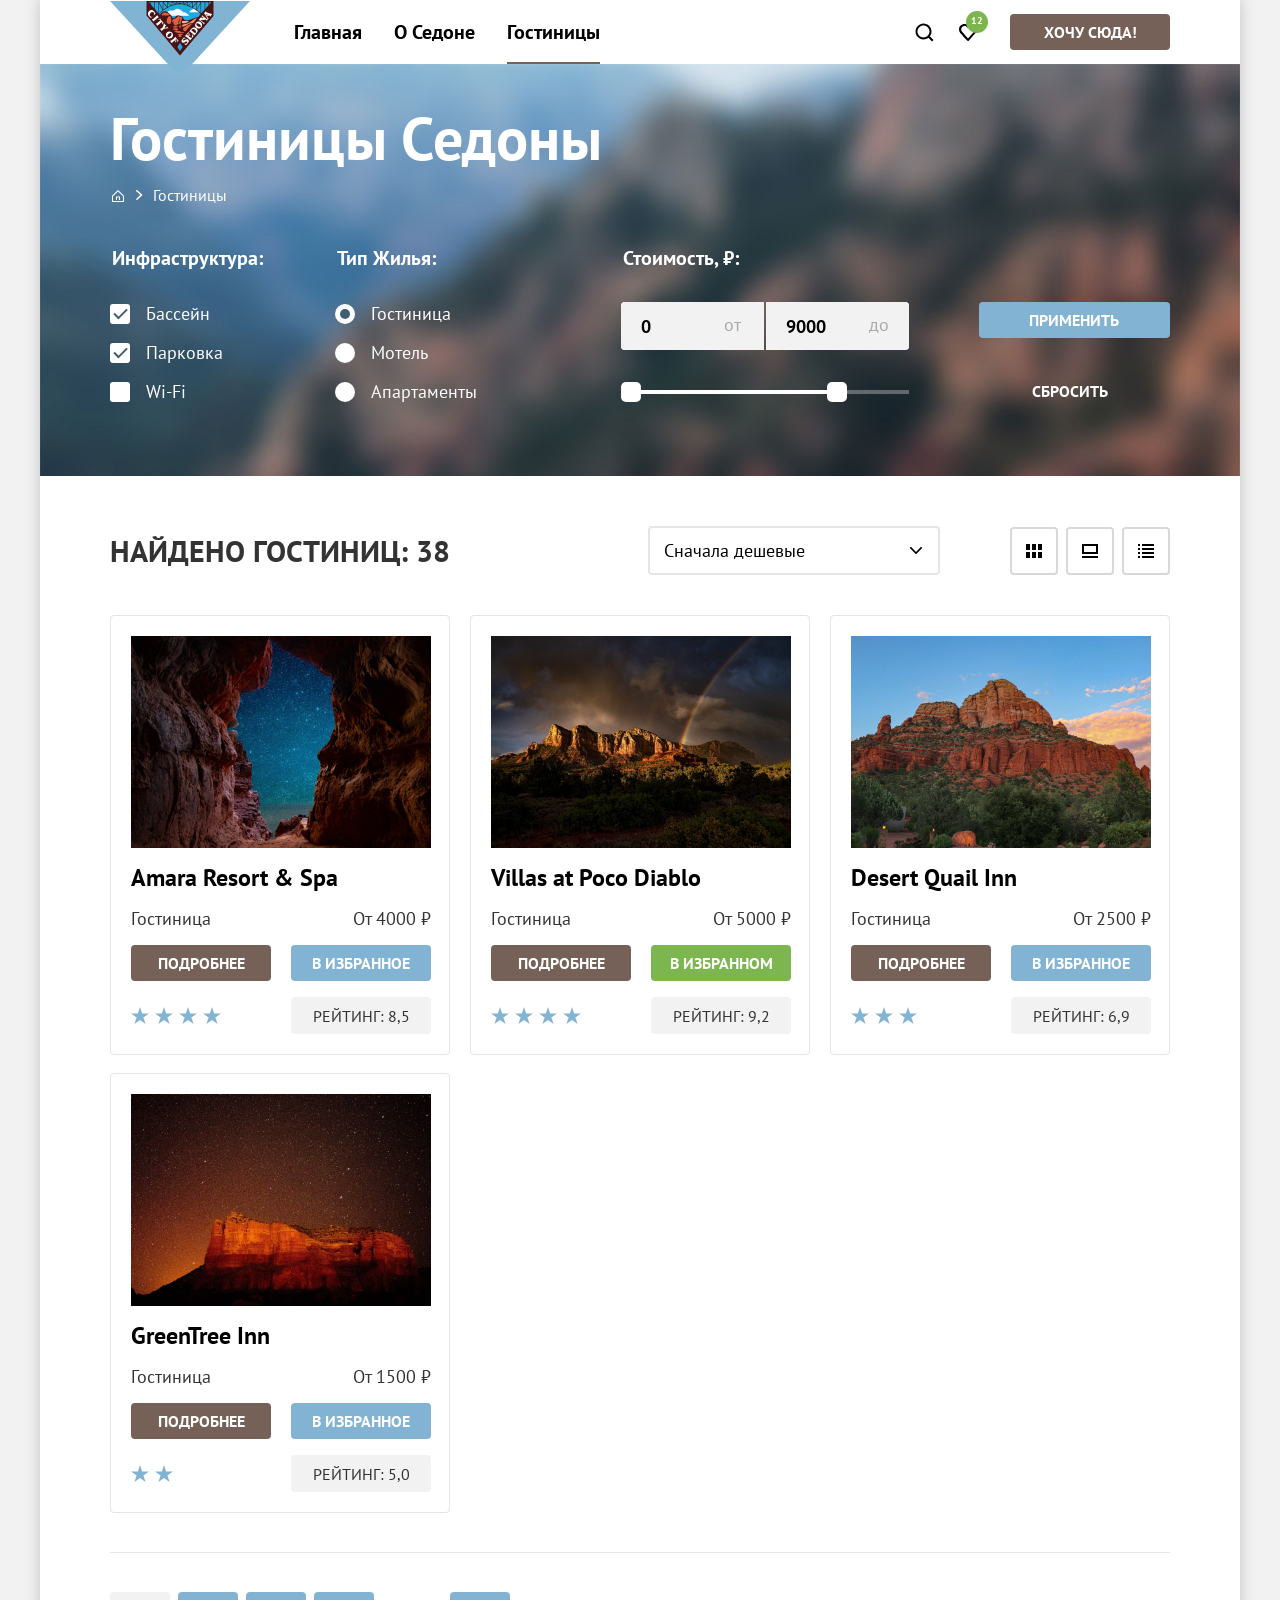
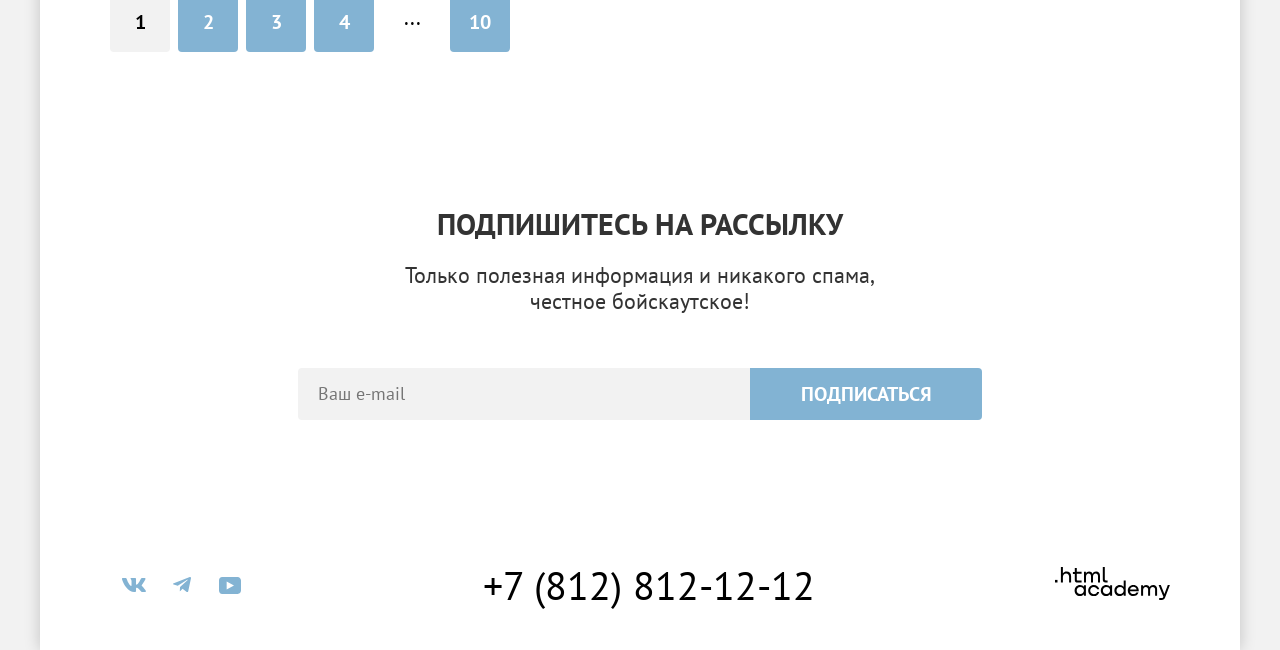
<file: catalog.html>
<!doctype html>
<html lang="ru">

  <head>
    <meta charset="utf-8" />
    <title>Седона. Каталог</title>
    <link rel="icon" type="image/x-icon" sizes="32x32" href="favicon.ico" />
    <link rel="stylesheet" href="styles/styles.css" />
  </head>

  <body>
    <div class="shadow">
      <header class="page-header">
        <nav class="navigation">
          <div class="nav-left-col">
            <a class="logo-link" href="index.html">
              <img class="navigation-logo" src="images/logo.svg" alt="Город Седона" loading="lazy">
            </a>
            <ul class="navigation-list">
              <li class="navigation-item">
                <a class="navigation-link" href="index.html">Главная</a>
              </li>
              <li class="navigation-item">
                <a class="navigation-link" href="about.html">О Седоне</a>
              </li>
              <li class="navigation-item">
                <a class="navigation-link navigation-current" href="catalog.html">Гостиницы</a>
              </li>
            </ul>
          </div>
          <ul class="navigation-list navigation-user">
            <li class="navigation-item">
              <a class="navigation-link" href="search.html">
                <svg class="navigation-icon" xmlns="http://www.w3.org/2000/svg" width="20" height="20" fill="none">
                  <path
                    d="M19.5 18.0083L15.8 14.3287C16.8 13.0359 17.5 11.3453 17.5 9.4558C17.5 5.08011 13.9 1.5 9.5 1.5C5.1 1.5 1.5 5.17956 1.5 9.55525C1.5 13.9309 5.1 17.511 9.5 17.511C11.3 17.511 13 16.9144 14.4 15.8204L18.1 19.5L19.5 18.0083ZM9.5 15.5221C6.2 15.5221 3.5 12.837 3.5 9.55525C3.5 6.27348 6.2 3.5884 9.5 3.5884C12.8 3.5884 15.5 6.27348 15.5 9.55525C15.5 12.837 12.8 15.5221 9.5 15.5221Z" />
                </svg>
                <span class="visually-hidden"> Поиск </span>
              </a>
            </li>
            <li class="navigation-item">
              <a class="navigation-link likes" href="favorite.html">
                <svg class="navigation-icon" xmlns="http://www.w3.org/2000/svg" width="20" height="20" fill="none">
                  <path
                    d="M9.9 19C9.6 19 9.3 18.9 9.1 18.6C3.7 12.5 2.4 11.1 2.1 10.7C1.4 9.8 1 8.6 1 7.4C1 4.4 3.4 2 6.5 2C7.8 2 9 2.5 10 3.3C11 2.5 12.3 2 13.5 2C16.5 2 19 4.4 19 7.4C19 8.7 18.5 9.9 17.7 10.8L10.7 18.7C10.5 18.9 10.3 19 9.9 19ZM3.9 9.5C4.2 9.9 7.4 13.5 10 16.4L16.2 9.4C16.7 8.9 16.9 8.2 16.9 7.4C16.9 5.6 15.4 4.1 13.6 4.1C12.6 4.1 11.6 4.6 10.9 5.4C10.6 5.7 10.3 5.8 10 5.8C9.7 5.8 9.4 5.6 9.2 5.4C8.5 4.6 7.5 4.1 6.5 4.1C4.7 4.1 3.2 5.6 3.2 7.4C3.1 8.3 3.5 9 3.9 9.5C3.8 9.5 3.8 9.5 3.9 9.5Z" />
                </svg>
                <span class="visually-hidden">
                  Избранное
                </span>
                <span class="likes-count">12</span>
              </a>
            </li>
            <li class="navigation-item">
              <a class="button navigation-link" href="choose.html">ХОЧУ СЮДА!</a>
            </li>
          </ul>
        </nav>
      </header>

      <main class="main-inner main-container">
        <div class="page-container">
          <div class="header-filter-style">
            <header class="inner-header">
              <h1 class="title inner-header-title">Гостиницы Седоны</h1>
              <ul class="breadcrumbs">
                <li class="breadcrumbs-item">
                  <a class="breadcrumbs-link" href="index.html">
                    <svg class="main-icon" xmlns="http://www.w3.org/2000/svg" width="12" height="12" fill="none">
                      <path d="M6 0L0 5.80006V12.0001H12V5.80006L6 0ZM11 11.0001H1V6.20005L6 1.4L11 6.20005V11.0001Z" />
                      <path d="M4 10.0001H5V7.50005H7V10.0001H8V6.50005H4V10.0001Z" />
                    </svg>
                    <span class="visually-hidden">Главная</span></a>
                </li>
                <li class="breadcrumbs-item">
                  <span class="breadcrumbs-link">Гостиницы</span>
                </li>
              </ul>
            </header>

            <h2 class="visually-hidden">Список гостиниц с фильтрами</h2>
            <form class="catalog-filter" action="https://echo.htmlacademy.ru/" method="get">
              <div class="filter-left-col">
                <fieldset class="catalog-filter-group">
                  <legend class="catalog-filter-title">Инфраструктура:</legend>
                  <ul class="catalog-filter-list">
                    <li class="catalog-filter-item">
                      <label class="control">
                        <input class="visually-hidden control-input" type="checkbox" name="pool" checked />
                        <span class="control-mark"></span>
                        <span class="control-label">Бассейн</span>
                      </label>
                    </li>
                    <li class="catalog-filter-item">
                      <label class="control">
                        <input class="visually-hidden control-input" type="checkbox" name="parking" checked />
                        <span class="control-mark"></span>
                        <span class="control-label">Парковка</span>
                      </label>
                    </li>
                    <li class="catalog-filter-item">
                      <label class="control">
                        <input class="visually-hidden control-input" type="checkbox" name="wi-fi" />
                        <span class="control-mark"></span>
                        <span class="control-label">Wi-Fi</span>
                      </label>
                    </li>
                  </ul>
                </fieldset>

                <fieldset class="catalog-filter-group">
                  <legend class="catalog-filter-title">Тип Жилья:</legend>
                  <ul class="catalog-filter-list">
                    <li class="catalog-filter-item">
                      <label class="control">
                        <input class="visually-hidden control-input" type="radio" name="place-group" value="hotel"
                          checked />
                        <span class="control-mark"></span>
                        <span class="control-label">Гостиница</span>
                      </label>
                    </li>
                    <li class="catalog-filter-item">
                      <label class="control">
                        <input class="visually-hidden control-input" type="radio" name="place-group" value="motel" />
                        <span class="control-mark"></span>
                        <span class="control-label">Мотель</span>
                      </label>
                    </li>
                    <li class="catalog-filter-item">
                      <label class="control">
                        <input class="visually-hidden control-input" type="radio" name="place-group"
                          value="apartment" />
                        <span class="control-mark"></span>
                        <span class="control-label">Апартаменты</span>
                      </label>
                    </li>
                  </ul>
                </fieldset>
              </div>
              <div class="filter-right-col">
                <fieldset class="catalog-filter-group">
                  <legend class="catalog-filter-title">Стоимость, ₽:</legend>

                  <div class="range">
                    <div class="range-wrapper-inputs">
                      <label class="catalog-filter-label">
                        <input class="range-input start" type="number" name="min-price" placeholder="0" value="0" />
                        <span class="filter-text">от</span>
                      </label>
                      <label class="catalog-filter-label">
                        <input class="range-input stop" type="number" name="max-price" placeholder="9000"
                          value="9000" />
                        <span class="filter-text">до</span>
                      </label>
                    </div>

                    <div class="range-scale">
                      <div class="range-bar">
                        <button class="range-toggle toggle-min" type="button">
                          <span class="visually-hidden">Изменить минимальную цену</span>
                        </button>
                        <button class="range-toggle toggle-max" type="button">
                          <span class="visually-hidden">Изменить максимальную цену</span>
                        </button>
                      </div>
                    </div>
                  </div>
                </fieldset>
                <div class="filter-buttons">
                  <button class="button" type="submit">Применить</button>
                  <button class="button reset-button" type="reset">
                    Сбросить
                  </button>
                </div>
              </div>
            </form>
          </div>
          <section class="catalog-products">
            <div class="cards-head">
              <h2 class="title catalog-respond-title">Найдено гостиниц: 38</h2>
              <select class="select-control" aria-label="Сортировка">
                <option value="cheap">Сначала дешевые</option>
                <option value="popular">Сначала популярные</option>
                <option value="expensive">Сначала дорогие</option>
              </select>
              <div class="buttons-shows-row">
                <a class="button-show button-click" href="catalog.html?view=tile">
                  <svg class="button-show-svg" xmlns="http://www.w3.org/2000/svg" width="16" height="14" fill="none">
                    <g clip-path="url(#a)">
                      <path d="M4 0H0v6h4zM16 0h-4v6h4zM10 0H6v6h4zM4 8H0v6h4zM16 8h-4v6h4zM10 8H6v6h4z" />
                    </g>
                    <defs>
                      <path d="M0 0h16v14H0z" />
                    </defs>
                  </svg>
                  <span class="visually-hidden">Показать мелкие карточки</span>
                </a>
                <a class="button-show" href="catalog.html?view=card">
                  <svg class="button-show-svg" xmlns="http://www.w3.org/2000/svg" width="16" height="14" fill="none">
                    <g fill="#000" clip-path="url(#a)">
                      <path d="M16 12H0v2h16zM14 2v6H2V2zm2-2H0v10h16z" />
                    </g>
                    <defs>
                      <path d="M0 0h16v14H0z" />
                    </defs>
                  </svg>
                  <span class="visually-hidden">Показать крупные карточки</span>
                </a>
                <a href="catalog.html?view=list" class="button-show">
                  <svg class="button-show-svg" xmlns="http://www.w3.org/2000/svg" width="16" height="14" fill="none">
                    <g fill="#000" clip-path="url(#a)">
                      <path
                        d="M2 0H0v2h2zM16 0H4v2h12zM2 4H0v2h2zM16 4H4v2h12zM2 8H0v2h2zM16 8H4v2h12zM2 12H0v2h2zM16 12H4v2h12z" />
                    </g>
                    <defs>
                      <clipPath id="a">
                        <path d="M0 0h16v14H0z" />
                      </clipPath>
                    </defs>
                  </svg>
                  <span class="visually-hidden">Показать список</span>
                </a>
              </div>
            </div>
            <ul class="product-list">
              <li class="product-card">
                <a class="product-card-link" href="product.html">
                  <img class="product-card-image" src="images/catalog/hotel-1.jpg" width="300" height="212"
                    alt="Фотоснимок отеля" loading="lazy" />
                  <h3 class="product-card-title">Amara Resort & Spa</h3>
                </a>
                <div class="product-description">
                  <span class="product-type">Гостиница</span>
                  <span class="product-card-price">От 4000 ₽</span>
                  <a class="product-card-button button" href="#">Подробнее</a>
                  <button class="button" type="button">В избранное</button>
                  <div class="stars-row">
                    <div class="star"></div>
                    <div class="star"></div>
                    <div class="star"></div>
                    <div class="star"></div>
                  </div>
                  <span class="product-rating">Рейтинг: 8,5</span>
                </div>
              </li>
              <li class="product-card">
                <a class="product-card-link" href="product.html">
                  <img class="product-card-image" src="images/catalog/hotel-2.jpg" width="300" height="212"
                    alt="Фотоснимок отеля" loading="lazy"/>
                  <h3 class="product-card-title">Villas at Poco Diablo</h3>
                </a>
                <div class="product-description">
                  <span class="product-type">Гостиница</span>
                  <span class="product-card-price">От 5000 ₽</span>
                  <a class="product-card-button button" href="#">Подробнее</a>
                  <button class="button product-favorite-button" type="button">
                    В избранном
                  </button>
                  <div class="stars-row">
                    <div class="star"></div>
                    <div class="star"></div>
                    <div class="star"></div>
                    <div class="star"></div>
                  </div>
                  <span class="product-rating">Рейтинг: 9,2</span>
                </div>
              </li>
              <li class="product-card">
                <a class="product-card-link" href="product.html">
                  <img class="product-card-image" src="images/catalog/hotel-3.jpg" width="300" height="212"
                    alt="Фотоснимок отеля" loading="lazy"/>
                  <h3 class="product-card-title">Desert Quail Inn</h3>
                </a>
                <div class="product-description">
                  <span class="product-type">Гостиница</span>
                  <span class="product-card-price">От 2500 ₽</span>
                  <a class="product-card-button button" href="#">Подробнее</a>
                  <button class="button" type="button">В избранное</button>
                  <div class="stars-row">
                    <div class="star"></div>
                    <div class="star"></div>
                    <div class="star"></div>
                  </div>
                  <span class="product-rating">Рейтинг: 6,9</span>
                </div>
              </li>
              <li class="product-card">
                <a class="product-card-link" href="product.html">
                  <img class="product-card-image" src="images/catalog/hotel-4.jpg" width="300" height="212"
                    alt="Фотоснимок отеля" loading="lazy"/>
                  <h3 class="product-card-title">GreenTree Inn</h3>
                </a>
                <div class="product-description">
                  <span class="product-type">Гостиница</span>
                  <span class="product-card-price">От 1500 ₽</span>
                  <a class="product-card-button button" href="#">Подробнее</a>
                  <button class="button" type="button">В избранное</button>
                  <div class="stars-row">
                    <div class="star"></div>
                    <div class="star"></div>
                  </div>
                  <span class="product-rating">Рейтинг: 5,0</span>
                </div>
              </li>
            </ul>

            <ul class="pagination">
              <li class="pagination-item">
                <a class="pagination-link pagination-current">1</a>
              </li>
              <li class="pagination-item">
                <a class="pagination-link" href="#">2</a>
              </li>
              <li class="pagination-item">
                <a class="pagination-link" href="#">3</a>
              </li>
              <li class="pagination-item">
                <a class="pagination-link" href="#">4</a>
              </li>
              <li class="pagination-item">
                <a class="pagination-link pagination-others" href="#">...</a>
              </li>
              <li class="pagination-item">
                <a class="pagination-link" href="#">10</a>
              </li>
            </ul>
          </section>
          <section class="subscription footer-subscription">
            <div class="subscription-text">
              <h2 class="title subscription-title">Подпишитесь на рассылку</h2>
              <p class="subtext subscription-subtext">
                Только полезная информация и никакого спама,<br/>
                честное бойскаутское!
              </p>
            </div>
            <form class="subscription-form" action="https://echo.htmlacademy.ru/courses" method="post">
              <label class="visually-hidden" for="subscription-email">Email</label>
              <input class="field" type="email" placeholder="Ваш e-mail" name="subscription-email"
                id="subscription-email" required />
              <button class="button subscription-button" type="submit">
                <span class="subscription-button">Подписаться</span>
              </button>
            </form>
          </section>
        </div>
      </main>

      <footer class="page-footer">
        <div class="page-footer-container">
          <section class="footer-social">
            <h2 class="visually-hidden">Наши социальные сети</h2>
            <ul class="footer-social-list">
              <li class="footer-social-item">
                <a class="button" href="https://vk.com/htmlacademy" target="_blank" rel="noreferrer noopener">
                  <svg class="footer-social-logo" xmlns="http://www.w3.org/2000/svg" width="24" height="14" fill="none">
                    <path fill-rule="evenodd" clip-rule="evenodd"
                      d="M23.45 0.948C23.616 0.402 23.45 0 22.655 0H20.03C19.362 0 19.054 0.347 18.887 0.73C18.887 0.73 17.552 3.926 15.661 6.002C15.049 6.604 14.771 6.795 14.437 6.795C14.27 6.795 14.019 6.604 14.019 6.057V0.948C14.019 0.292 13.835 0 13.279 0H9.151C8.734 0 8.483 0.304 8.483 0.593C8.483 1.214 9.429 1.358 9.526 3.106V6.904C9.526 7.737 9.373 7.888 9.039 7.888C8.149 7.888 5.984 4.677 4.699 1.003C4.45 0.288 4.198 0 3.527 0H0.9C0.15 0 0 0.347 0 0.73C0 1.412 0.89 4.8 4.145 9.281C6.315 12.341 9.37 14 12.153 14C13.822 14 14.028 13.632 14.028 12.997V10.684C14.028 9.947 14.186 9.8 14.715 9.8C15.105 9.8 15.772 9.992 17.33 11.467C19.11 13.216 19.403 14 20.405 14H23.03C23.78 14 24.156 13.632 23.94 12.904C23.702 12.18 22.852 11.129 21.725 9.882C21.113 9.172 20.195 8.407 19.916 8.024C19.527 7.533 19.638 7.314 19.916 6.877C19.916 6.877 23.116 2.451 23.449 0.948H23.45Z" />
                  </svg>
                  <span class="visually-hidden">ВКонтакте</span>
                </a>
              </li>
              <li class="footer-social-item">
                <a class="button" href="https://t.me/htmlacademy" target="_blank" rel="noreferrer noopener">
                  <svg class="footer-social-logo" xmlns="http://www.w3.org/2000/svg" width="18" height="16" fill="none">
                    <path
                      d="M16.785 0.0992597L0.840489 6.24776C-0.247661 6.68481 -0.241365 7.29184 0.640845 7.56253L4.73445 8.83953L14.2058 2.8637C14.6537 2.59121 15.0629 2.7378 14.7265 3.03636L7.05283 9.96185H7.05103L7.05283 9.96275L6.77045 14.1823C7.18413 14.1823 7.36669 13.9925 7.59871 13.7686L9.58705 11.8351L13.7229 14.89C14.4855 15.31 15.0332 15.0941 15.2229 14.1841L17.9379 1.38885C18.2158 0.274623 17.5126 -0.229883 16.785 0.0992597Z" />
                  </svg>
                  <span class="visually-hidden">Телеграм</span>
                </a>
              </li>
              <li class="footer-social-item">
                <a class="button" href="https://www.youtube.com/user/htmlacademyru" target="_blank" rel="noreferrer noopener">
                  <svg class="footer-social-logo" xmlns="http://www.w3.org/2000/svg" width="22" height="17" fill="none">
                    <path
                      d="M18.607 0H3.17413C1.31343 0 0 1.59375 0 3.4V13.4937C0 15.4062 1.31343 17 3.17413 17H18.8259C20.4677 17 22 15.4062 22 13.6V3.4C21.7811 1.59375 20.4677 0 18.607 0ZM7.66169 12.5375V4.4625L14.995 8.5L7.66169 12.5375Z" />
                  </svg>
                  <span class="visually-hidden">YouTube</span>
                </a>
              </li>
            </ul>
          </section>

          <section class="footer-contacts">
            <h2 class="visually-hidden">Контакты</h2>
            <address class="footer-contacts-address">
              <a class="footer-contacts-address-phone" href="tel:+78005558628">+7 (812) 812-12-12</a>
            </address>
          </section>

          <section class="footer-logo">
            <h2 class="visually-hidden">Ссылка на академию</h2>
            <a class="footer-logo-link" href="https://htmlacademy.ru/" target="_blank" rel="noreferrer noopener">
              <svg class="academia-logo" width="115" height="33" xmlns="http://www.w3.org/2000/svg">
                <path d="M0 12.9V15.5H2.5V12.9H0Z" />
                <path
                  d="M11.6 4.5C10 4.5 8.8 5.2 8 6.2H7.9V0H5.9V15.5H7.9V10.2C7.9 8.1 9.2 6.6 11.2 6.6C13 6.6 14.1 8 14.1 9.8V15.5H16.1V9.4C16.2 6.4 14.3 4.5 11.6 4.5Z" />
                <path
                  d="M26.6 4.8H21.8V1.1H19.8V4.9H17.9V6.9H19.8V12.9C19.8 14.6 20.8 15.6 22.5 15.6H26.6V13.6H22.9C22.2 13.6 21.8 13.2 21.8 12.5V6.8H26.6V4.8Z" />
                <path
                  d="M41.1 4.6C39.5 4.6 38.2 5.4 37.6 6.7H37.5C36.9 5.5 35.7 4.6 34.1 4.6C32.7 4.6 31.6 5.4 31 6.4H30.9V4.8H29V15.4H31V10C31 8 32 6.5 33.6 6.5C35.1 6.5 36 7.5 36 9.1V15.4H38V9.8C38 7.4 39.4 6.5 40.6 6.5C42.1 6.5 43 7.5 43 9.1V15.4H45V8.9C45.1 6.4 43.6 4.6 41.1 4.6Z" />
                <path
                  d="M47.8 12.7C47.8 14.4 48.8 15.4 50.6 15.4H52.6V13.4H50.9C50.2 13.4 49.8 13 49.8 12.3V0H47.8V12.7Z" />
                <path
                  d="M28.9 19.7C28 18.6 26.7 17.9 25 17.9C21.9 17.9 19.6 20.2 19.6 23.5C19.6 26.8 21.9 29.1 25 29.1C26.8 29.1 28 28.3 28.8 27.2H28.9V28.8H30.9V18.2H28.9V19.7ZM25.3 27.1C23.1 27.1 21.7 25.5 21.7 23.5C21.7 21.5 23.1 19.9 25.3 19.9C27.5 19.9 28.9 21.5 28.9 23.5C28.9 25.4 27.5 27.1 25.3 27.1Z" />
                <path
                  d="M44.2 22C43.7 19.6 41.6 17.9 38.8 17.9C35.4 17.9 33.2 20.4 33.2 23.5C33.2 26.6 35.4 29.1 38.8 29.1C41.6 29.1 43.7 27.3 44.2 24.9H42.1C41.7 26.2 40.4 27.2 38.8 27.2C36.6 27.2 35.2 25.6 35.2 23.6C35.2 21.6 36.6 20 38.8 20C40.4 20 41.6 21 42.1 22.2H44.2V22Z" />
                <path
                  d="M55.1 19.7C54.2 18.6 52.9 17.9 51.2 17.9C48.1 17.9 45.8 20.2 45.8 23.5C45.8 26.8 48.1 29.1 51.2 29.1C53 29.1 54.2 28.3 55 27.2H55.1V28.8H57.1V18.2H55.1V19.7ZM51.5 27.1C49.3 27.1 47.9 25.5 47.9 23.5C47.9 21.5 49.3 19.9 51.5 19.9C53.7 19.9 55.1 21.5 55.1 23.5C55.1 25.4 53.6 27.1 51.5 27.1Z" />
                <path
                  d="M68.7 19.8C67.8 18.7 66.5 17.9 64.8 17.9C61.7 17.9 59.4 20.2 59.4 23.5C59.4 26.8 61.6 29.1 64.8 29.1C66.5 29.1 67.8 28.3 68.6 27.3H68.7V28.8H70.7V13.4H68.7V19.8ZM65.1 27.1C62.9 27.1 61.5 25.5 61.5 23.5C61.5 21.5 62.9 19.9 65.1 19.9C67.3 19.9 68.7 21.5 68.7 23.5C68.6 25.5 67.2 27.1 65.1 27.1Z" />
                <path
                  d="M78.3 17.9C75 17.9 72.8 20.4 72.8 23.5C72.8 26.5 74.9 29.1 78.3 29.1C80.8 29.1 82.8 27.8 83.5 25.5H81.4C80.9 26.5 79.8 27.1 78.4 27.1C76.5 27.1 75.1 25.8 75 24.2H83.8C84 20.6 81.8 17.9 78.3 17.9ZM78.3 19.8C80 19.8 81.3 20.8 81.6 22.4H75.1C75.4 20.9 76.6 19.8 78.3 19.8Z" />
                <path
                  d="M98.2 17.9C96.6 17.9 95.3 18.7 94.6 19.9H94.5C93.9 18.7 92.7 17.9 91.1 17.9C89.7 17.9 88.6 18.6 88 19.7V18.2H86.1V28.8H88.1V23.4C88.1 21.4 89.1 20 90.7 19.9C92.2 19.9 93.1 20.9 93.1 22.5V28.8H95.1V23.2C95.1 20.8 96.5 19.9 97.7 19.9C99.2 19.9 100.1 20.9 100.1 22.5V28.8H102.1V22.3C102.2 19.7 100.7 17.9 98.2 17.9Z" />
                <path
                  d="M109.4 27L105.8 18.1H103.6L108.4 29.7C108.1 30.6 107.7 30.9 106.7 30.9H104.2V32.9H106.7C108.5 32.9 109.5 32.1 110.2 30.3L114.9 18.1H112.8L109.4 27Z" />
              </svg>
            </a>
          </section>
        </div>
      </footer>
    </div>
  </body>

</html>
</file>
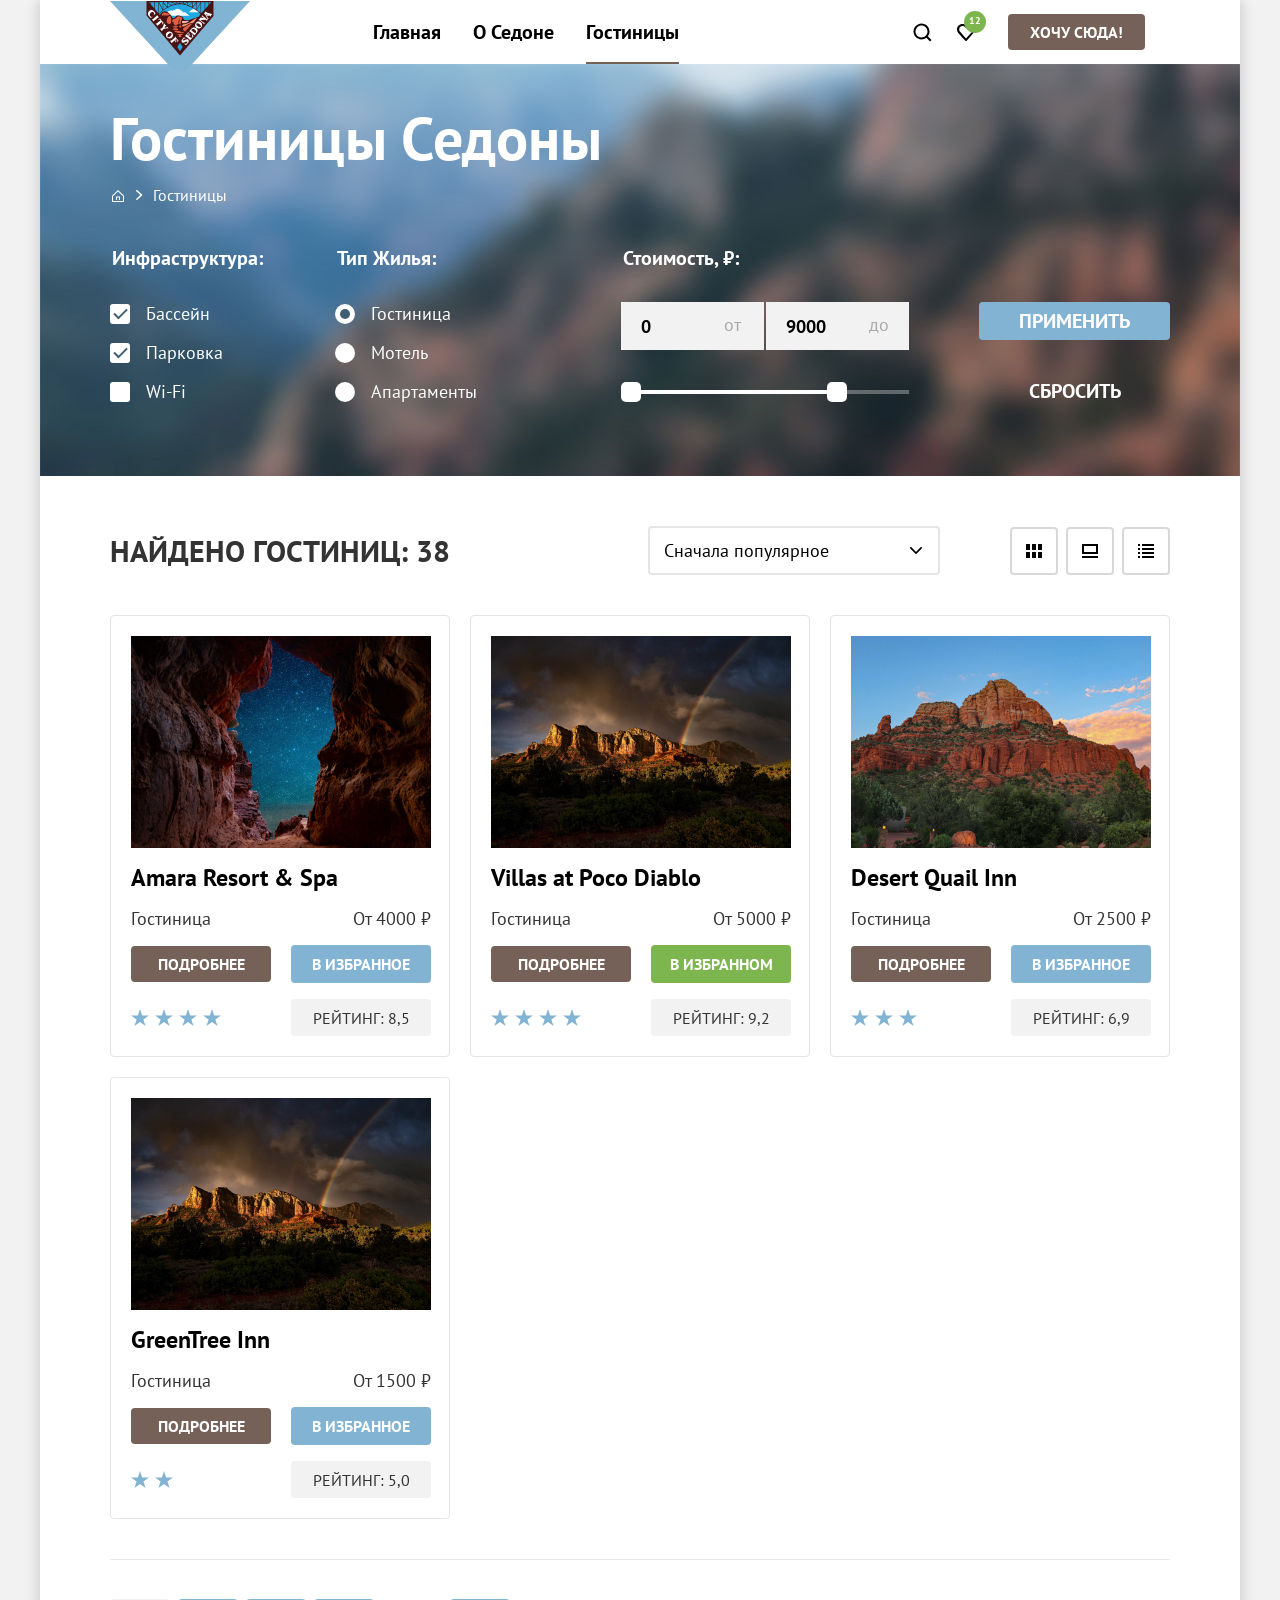
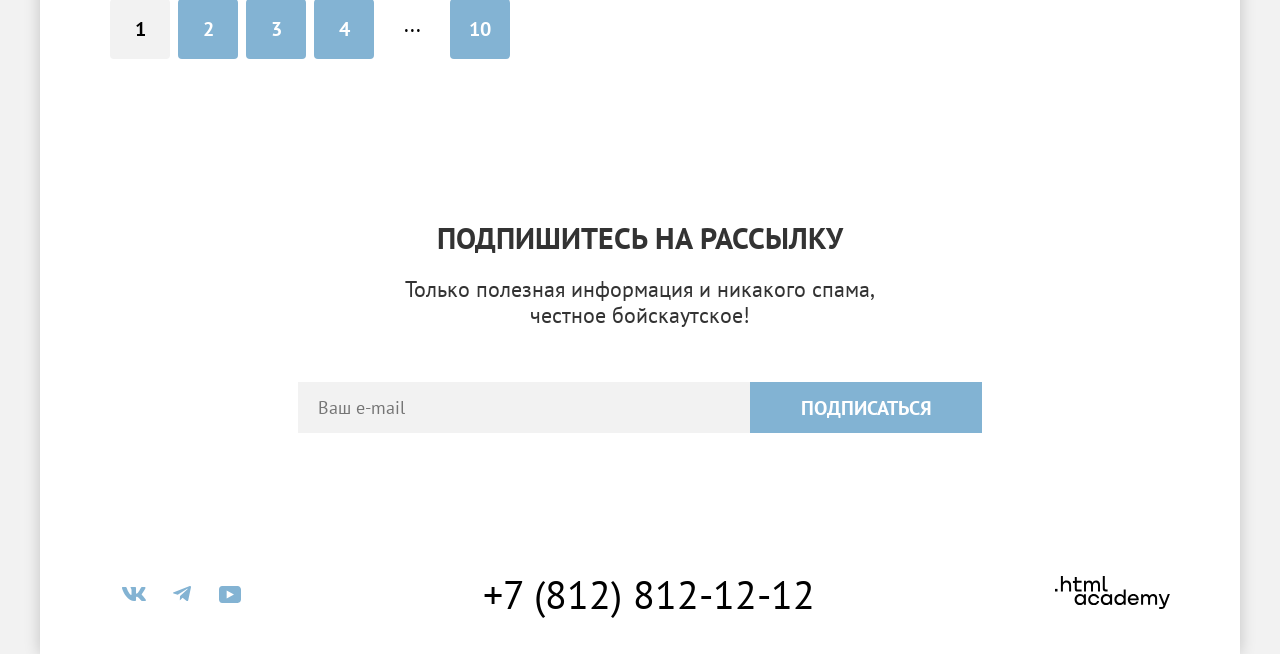
<file: 2/catalog.html>
<!doctype html>
<html lang="ru">
  <head>
    <meta charset="utf-8" />
    <title>Седона. Каталог</title>
    <link rel="icon" type="image/png" sizes="32x32" href="images/favicon.png" />
    <link rel="stylesheet" href="styles/styles.css" />
    <base href="https://htmlacademy-htmlcss.github.io/2711729-sedona-2/2/">
</head>

  <body>
    <div class="shadow">
      <header class="page-header">
        <nav class="navigation">
          <a class="logo-link" href="index.html">
            <img
              class="navigation-logo"
              src="images/logo.svg"
              alt="Город Седона"
            />
          </a>
          <div class="nav-left-col">
            <ul class="navigation-list">
              <li class="navigation-item">
                <a class="navigation-link" href="index.html">Главная</a>
              </li>
              <li class="navigation-item">
                <a class="navigation-link" href="about.html">О Седоне</a>
              </li>
              <li class="navigation-item">
                <a
                  class="navigation-link navigation-current"
                  href="#"
                  >Гостиницы</a>
              </li>
            </ul>
          </div>
          <ul class="navigation-list navigation-user">
            <li class="navigation-item">
              <a class="navigation-link" href="/search">
                <svg
                  class="navigation-icon"
                  xmlns="http://www.w3.org/2000/svg"
                  width="20"
                  height="20"
                  fill="none"
                >
                  <path
                    d="M19.5 18.0083L15.8 14.3287C16.8 13.0359 17.5 11.3453 17.5 9.4558C17.5 5.08011 13.9 1.5 9.5 1.5C5.1 1.5 1.5 5.17956 1.5 9.55525C1.5 13.9309 5.1 17.511 9.5 17.511C11.3 17.511 13 16.9144 14.4 15.8204L18.1 19.5L19.5 18.0083ZM9.5 15.5221C6.2 15.5221 3.5 12.837 3.5 9.55525C3.5 6.27348 6.2 3.5884 9.5 3.5884C12.8 3.5884 15.5 6.27348 15.5 9.55525C15.5 12.837 12.8 15.5221 9.5 15.5221Z"
                  />
                </svg>
                <span class="visually-hidden"> Поиск </span>
              </a>
            </li>
            <li class="navigation-item">
            <a class="navigation-link likes" href="/favorite">
              <svg class="navigation-icon" xmlns="http://www.w3.org/2000/svg" width="20" height="20" fill="none">
                <path d="M9.9 19C9.6 19 9.3 18.9 9.1 18.6C3.7 12.5 2.4 11.1 2.1 10.7C1.4 9.8 1 8.6 1 7.4C1 4.4 3.4 2 6.5 2C7.8 2 9 2.5 10 3.3C11 2.5 12.3 2 13.5 2C16.5 2 19 4.4 19 7.4C19 8.7 18.5 9.9 17.7 10.8L10.7 18.7C10.5 18.9 10.3 19 9.9 19ZM3.9 9.5C4.2 9.9 7.4 13.5 10 16.4L16.2 9.4C16.7 8.9 16.9 8.2 16.9 7.4C16.9 5.6 15.4 4.1 13.6 4.1C12.6 4.1 11.6 4.6 10.9 5.4C10.6 5.7 10.3 5.8 10 5.8C9.7 5.8 9.4 5.6 9.2 5.4C8.5 4.6 7.5 4.1 6.5 4.1C4.7 4.1 3.2 5.6 3.2 7.4C3.1 8.3 3.5 9 3.9 9.5C3.8 9.5 3.8 9.5 3.9 9.5Z"/>
              </svg>
              <span class="visually-hidden">
                Избранное
              </span>
              <span class="likes-count">12</span>
            </a>
          </li>
            <li class="navigation-item">
              <a class="button navigation-link" href="/choose">ХОЧУ СЮДА!</a>
            </li>
          </ul>
        </nav>
      </header>

      <main class="main-inner main-container">
        <div class="page-container">
          <div class="header-filter-style">
            <header class="inner-header">
              <h1 class="title inner-header-title">Гостиницы Седоны</h1>
              <ul class="breadcrumbs">
                <li class="breadcrumbs-item">
                  <a class="breadcrumbs-link" href="index.html">
                    <svg
                      class="main-icon"
                      xmlns="http://www.w3.org/2000/svg"
                      width="12"
                      height="12"
                      fill="none"
                    >
                      <path
                        d="M6 0L0 5.80006V12.0001H12V5.80006L6 0ZM11 11.0001H1V6.20005L6 1.4L11 6.20005V11.0001Z"
                      />
                      <path
                        d="M4 10.0001H5V7.50005H7V10.0001H8V6.50005H4V10.0001Z"
                      />
                    </svg>
                    <span class="visually-hidden">Главная</span></a
                  >
                </li>
                <li class="breadcrumbs-item">
                  <span class="breadcrumbs-link">Гостиницы</span>
                </li>
              </ul>
            </header>

            <h2 class="visually-hidden">Список гостиниц с фильтрами</h2>
            <form
              class="catalog-filter"
              action="https://echo.htmlacademy.ru/"
              method="get"
            >
              <div class="filter-left-col">
                <fieldset class="catalog-filter-group">
                  <legend class="catalog-filter-title">Инфраструктура:</legend>
                  <ul class="catalog-filter-list">
                    <li class="catalog-filter-item">
                      <label class="control">
                        <input
                          class="visually-hidden control-input"
                          type="checkbox"
                          name="pool"
                          checked
                        />
                        <span class="control-mark"></span>
                        <span class="control-label">Бассейн</span>
                      </label>
                    </li>
                    <li class="catalog-filter-item">
                      <label class="control">
                        <input
                          class="visually-hidden control-input"
                          type="checkbox"
                          name="parking"
                          checked
                        />
                        <span class="control-mark"></span>
                        <span class="control-label">Парковка</span>
                      </label>
                    </li>
                    <li class="catalog-filter-item">
                      <label class="control">
                        <input
                          class="visually-hidden control-input"
                          type="checkbox"
                          name="wi-fi"
                        />
                        <span class="control-mark"></span>
                        <span class="control-label">Wi-Fi</span>
                      </label>
                    </li>
                  </ul>
                </fieldset>

                <fieldset class="catalog-filter-group">
                  <legend class="catalog-filter-title">Тип Жилья:</legend>
                  <ul class="catalog-filter-list">
                    <li class="catalog-filter-item">
                      <label class="control">
                        <input
                          class="visually-hidden control-input"
                          type="radio"
                          name="place-group"
                          value="hotel"
                          checked
                        />
                        <span class="control-mark"></span>
                        <span class="control-label">Гостиница</span>
                      </label>
                    </li>
                    <li class="catalog-filter-item">
                      <label class="control">
                        <input
                          class="visually-hidden control-input"
                          type="radio"
                          name="place-group"
                          value="motel"
                        />
                        <span class="control-mark"></span>
                        <span class="control-label">Мотель</span>
                      </label>
                    </li>
                    <li class="catalog-filter-item">
                      <label class="control">
                        <input
                          class="visually-hidden control-input"
                          type="radio"
                          name="place-group"
                          value="apartment"
                        />
                        <span class="control-mark"></span>
                        <span class="control-label">Апартаменты</span>
                      </label>
                    </li>
                  </ul>
                </fieldset>
              </div>
              <div class="filter-right-col">
                <fieldset class="catalog-filter-group">
                  <legend class="catalog-filter-title">Стоимость, ₽:</legend>

                  <div class="range">
                    <div class="range-wrapper-inputs">
                      <label class="catalog-filter-label">
                        <input
                          class="range-input start"
                          type="number"
                          name="min-price"
                          placeholder="0"
                          value="0"
                        />
                        <span class="filter-text">от</span>
                      </label>
                      <label class="catalog-filter-label">
                        <input
                          class="range-input stop"
                          type="number"
                          name="max-price"
                          placeholder="9000"
                          value="9000"
                        />
                        <span class="filter-text">до</span>
                      </label>
                    </div>

                    <div class="range-scale">
                      <div class="range-bar" style="left: 0; width: 226px">
                        <button class="range-toggle toggle-min" type="button">
                          <span class="visually-hidden"
                            >Изменить минимальную цену</span
                          >
                        </button>
                        <button class="range-toggle toggle-max" type="button">
                          <span class="visually-hidden"
                            >Изменить максимальную цену</span
                          >
                        </button>
                      </div>
                    </div>
                  </div>
                </fieldset>
                <div class="filter-buttons">
                  <button class="button" type="submit">Применить</button>
                  <button class="button reset-button" type="reset">
                    Сбросить
                  </button>
                </div>
              </div>
            </form>
          </div>
          <section class="catalog-products">
            <div class="cards-head">
              <h2 class="title catalog-respond-title">Найдено гостиниц: 38</h2>
              <select class="select-control" aria-label="Сортировка">
                <option value="popular">Сначала популярное</option>
                <option value="cheap">Сначала дешёвое</option>
                <option value="expensive">Сначала дорогое</option>
              </select>
              <div class="buttons-shows-row">
                <a class="button-show button-click" href="catalog.html?view=tile">
                  <svg
                    class="button-show-svg"
                    xmlns="http://www.w3.org/2000/svg"
                    width="16"
                    height="14"
                    fill="none"
                  >
                    <g clip-path="url(#a)">
                      <path
                        d="M4 0H0v6h4zM16 0h-4v6h4zM10 0H6v6h4zM4 8H0v6h4zM16 8h-4v6h4zM10 8H6v6h4z"
                      />
                    </g>
                    <defs><path d="M0 0h16v14H0z" /></defs>
                  </svg>
                  <span class="visually-hidden">Показать мелкие карточки</span>
                </a>
                <a class="button-show" href="catalog.html?view=card">
                  <svg
                    class="button-show-svg"
                    xmlns="http://www.w3.org/2000/svg"
                    width="16"
                    height="14"
                    fill="none"
                  >
                    <g fill="#000" clip-path="url(#a)">
                      <path d="M16 12H0v2h16zM14 2v6H2V2zm2-2H0v10h16z" />
                    </g>
                    <defs><path d="M0 0h16v14H0z" /></defs>
                  </svg>
                  <span class="visually-hidden">Показать крупные карточки</span>
                </a>
                <a href="catalog.html?view=list" class="button-show">
                  <svg
                    class="button-show-svg"
                    xmlns="http://www.w3.org/2000/svg"
                    width="16"
                    height="14"
                    fill="none"
                  >
                    <g fill="#000" clip-path="url(#a)">
                      <path
                        d="M2 0H0v2h2zM16 0H4v2h12zM2 4H0v2h2zM16 4H4v2h12zM2 8H0v2h2zM16 8H4v2h12zM2 12H0v2h2zM16 12H4v2h12z"
                      />
                    </g>
                    <defs>
                      <clipPath id="a"><path d="M0 0h16v14H0z" /></clipPath>
                    </defs>
                  </svg>
                  <span class="visually-hidden">Показать список</span>
                </a>
              </div>
            </div>
            <ul class="product-list">
              <li class="product-card">
                <a class="product-card-link" href="product.html">
                  <img
                    class="product-card-image"
                    src="images/catalog/hotel-1.jpg"
                    width="300"
                    height="212"
                    alt="Фотоснимок отеля"
                  />
                  <h3 class="product-card-title">Amara Resort & Spa</h3>
                </a>
                <div class="product-description">
                  <span class="product-type">Гостиница</span>
                  <span class="product-card-price">От 4000 ₽</span>
                  <a class="product-card-button button" href="#">Подробнее</a>
                  <button class="button" type="button">В избранное</button>
                  <div class="stars-row">
                    <div class="star"></div>
                    <div class="star"></div>
                    <div class="star"></div>
                    <div class="star"></div>
                  </div>
                  <span class="product-rating">Рейтинг: 8,5</span>
                </div>
              </li>
              <li class="product-card">
                <a class="product-card-link" href="product.html">
                  <img
                    class="product-card-image"
                    src="images/catalog/hotel-2.jpg"
                    width="300"
                    height="212"
                    alt="Фотоснимок отеля"
                  />
                  <h3 class="product-card-title">Villas at Poco Diablo</h3>
                </a>
                <div class="product-description">
                  <span class="product-type">Гостиница</span>
                  <span class="product-card-price">От 5000 ₽</span>
                  <a class="product-card-button button" href="#">Подробнее</a>
                  <button class="button product-favorite-button" type="button">
                    В избранном
                  </button>
                  <div class="stars-row">
                    <div class="star"></div>
                    <div class="star"></div>
                    <div class="star"></div>
                    <div class="star"></div>
                  </div>
                  <span class="product-rating">Рейтинг: 9,2</span>
                </div>
              </li>
              <li class="product-card">
                <a class="product-card-link" href="product.html">
                  <img
                    class="product-card-image"
                    src="images/catalog/hotel-3.jpg"
                    width="300"
                    height="212"
                    alt="Фотоснимок отеля"
                  />
                  <h3 class="product-card-title">Desert Quail Inn</h3>
                </a>
                <div class="product-description">
                  <span class="product-type">Гостиница</span>
                  <span class="product-card-price">От 2500 ₽</span>
                  <a class="product-card-button button" href="#">Подробнее</a>
                  <button class="button" type="button">В избранное</button>
                  <div class="stars-row">
                    <div class="star"></div>
                    <div class="star"></div>
                    <div class="star"></div>
                  </div>
                  <span class="product-rating">Рейтинг: 6,9</span>
                </div>
              </li>
              <li class="product-card">
                <a class="product-card-link" href="product.html">
                  <img
                    class="product-card-image"
                    src="images/catalog/hotel-2.jpg"
                    width="300"
                    height="212"
                    alt="Фотоснимок отеля"
                  />
                  <h3 class="product-card-title">GreenTree Inn</h3>
                </a>
                <div class="product-description">
                  <span class="product-type">Гостиница</span>
                  <span class="product-card-price">От 1500 ₽</span>
                  <a class="product-card-button button" href="#">Подробнее</a>
                  <button class="button" type="button">В избранное</button>
                  <div class="stars-row">
                    <div class="star"></div>
                    <div class="star"></div>
                  </div>
                  <span class="product-rating">Рейтинг: 5,0</span>
                </div>
              </li>
            </ul>

            <ul class="pagination">
              <li class="pagination-item">
                <a class="pagination-link pagination-current">1</a>
              </li>
              <li class="pagination-item">
                <a class="pagination-link" href="#">2</a>
              </li>
              <li class="pagination-item">
                <a class="pagination-link" href="#">3</a>
              </li>
              <li class="pagination-item">
                <a class="pagination-link" href="#">4</a>
              </li>
              <li class="pagination-item">
                <a class="pagination-link pagination-others" href="#">...</a>
              </li>
              <li class="pagination-item">
                <a class="pagination-link" href="#">10</a>
              </li>
            </ul>
          </section>
          <section class="subscription footer-subscription">
            <div class="subscription-text">
              <h2 class="title subscription-title">Подпишитесь на рассылку</h2>
              <p class="subtext subscription-subtext">
                Только полезная информация и никакого спама,<br />
                честное бойскаутское!
              </p>
              <form
                class="subscription-form"
                action="https://echo.htmlacademy.ru/courses"
                method="post"
              >
                <label class="visually-hidden" for="subscription-email"
                  >Email</label
                >
                <input
                  class="field"
                  type="email"
                  placeholder="Ваш e-mail"
                  name="subscription-email"
                  id="subscription-email"
                  required
                />
                <button class="button subscription-button" type="submit">
                  <span class="subscription-button">Подписаться</span>
                </button>
              </form>
            </div>
          </section>
        </div>
      </main>

      <footer class="page-footer">
        <div class="page-footer-container">
          <section class="footer-social">
            <h2 class="visually-hidden">Наши социальные сети</h2>
            <ul class="footer-social-list">
              <li class="footer-social-item">
                <a class="button" href="https://vk.com/htmlacademy">
                  <svg
                    class="footer-social-logo"
                    xmlns="http://www.w3.org/2000/svg"
                    width="24"
                    height="14"
                    fill="none"
                  >
                    <path
                      fill-rule="evenodd"
                      clip-rule="evenodd"
                      d="M23.45 0.948C23.616 0.402 23.45 0 22.655 0H20.03C19.362 0 19.054 0.347 18.887 0.73C18.887 0.73 17.552 3.926 15.661 6.002C15.049 6.604 14.771 6.795 14.437 6.795C14.27 6.795 14.019 6.604 14.019 6.057V0.948C14.019 0.292 13.835 0 13.279 0H9.151C8.734 0 8.483 0.304 8.483 0.593C8.483 1.214 9.429 1.358 9.526 3.106V6.904C9.526 7.737 9.373 7.888 9.039 7.888C8.149 7.888 5.984 4.677 4.699 1.003C4.45 0.288 4.198 0 3.527 0H0.9C0.15 0 0 0.347 0 0.73C0 1.412 0.89 4.8 4.145 9.281C6.315 12.341 9.37 14 12.153 14C13.822 14 14.028 13.632 14.028 12.997V10.684C14.028 9.947 14.186 9.8 14.715 9.8C15.105 9.8 15.772 9.992 17.33 11.467C19.11 13.216 19.403 14 20.405 14H23.03C23.78 14 24.156 13.632 23.94 12.904C23.702 12.18 22.852 11.129 21.725 9.882C21.113 9.172 20.195 8.407 19.916 8.024C19.527 7.533 19.638 7.314 19.916 6.877C19.916 6.877 23.116 2.451 23.449 0.948H23.45Z"
                    />
                  </svg>
                  <span class="visually-hidden">ВКонтакте</span>
                </a>
              </li>
              <li class="footer-social-item">
                <a class="button" href="https://t.me/htmlacademy">
                  <svg
                    class="footer-social-logo"
                    xmlns="http://www.w3.org/2000/svg"
                    width="18"
                    height="16"
                    fill="none"
                  >
                    <path
                      d="M16.785 0.0992597L0.840489 6.24776C-0.247661 6.68481 -0.241365 7.29184 0.640845 7.56253L4.73445 8.83953L14.2058 2.8637C14.6537 2.59121 15.0629 2.7378 14.7265 3.03636L7.05283 9.96185H7.05103L7.05283 9.96275L6.77045 14.1823C7.18413 14.1823 7.36669 13.9925 7.59871 13.7686L9.58705 11.8351L13.7229 14.89C14.4855 15.31 15.0332 15.0941 15.2229 14.1841L17.9379 1.38885C18.2158 0.274623 17.5126 -0.229883 16.785 0.0992597Z"
                    />
                  </svg>
                  <span class="visually-hidden">Телеграм</span>
                </a>
              </li>
              <li class="footer-social-item">
                <a
                  class="button"
                  href="https://www.youtube.com/user/htmlacademyru"
                >
                  <svg
                    class="footer-social-logo"
                    xmlns="http://www.w3.org/2000/svg"
                    width="22"
                    height="17"
                    fill="none"
                  >
                    <path
                      d="M18.607 0H3.17413C1.31343 0 0 1.59375 0 3.4V13.4937C0 15.4062 1.31343 17 3.17413 17H18.8259C20.4677 17 22 15.4062 22 13.6V3.4C21.7811 1.59375 20.4677 0 18.607 0ZM7.66169 12.5375V4.4625L14.995 8.5L7.66169 12.5375Z"
                    />
                  </svg>
                  <span class="visually-hidden">YouTube</span>
                </a>
              </li>
            </ul>
          </section>

          <section class="footer-contacts">
            <h2 class="visually-hidden">Контакты</h2>
            <address class="footer-contacts-address">
              <a class="footer-contacts-address-phone" href="tel:+78005558628"
                >+7 (812) 812-12-12</a
              >
            </address>
          </section>

          <section class="footer-logo">
            <h2 class="visually-hidden">Ссылка на академию</h2>
            <a class="footer-logo-link" href="https://htmlacademy.ru/">
              <svg
                class="footer-logo-img"
                width="115"
                height="33"
                xmlns="http://www.w3.org/2000/svg"
              >
                <path d="M0 12.9V15.5H2.5V12.9H0Z" />
                <path
                  d="M11.6 4.5C10 4.5 8.8 5.2 8 6.2H7.9V0H5.9V15.5H7.9V10.2C7.9 8.1 9.2 6.6 11.2 6.6C13 6.6 14.1 8 14.1 9.8V15.5H16.1V9.4C16.2 6.4 14.3 4.5 11.6 4.5Z"
                />
                <path
                  d="M26.6 4.8H21.8V1.1H19.8V4.9H17.9V6.9H19.8V12.9C19.8 14.6 20.8 15.6 22.5 15.6H26.6V13.6H22.9C22.2 13.6 21.8 13.2 21.8 12.5V6.8H26.6V4.8Z"
                />
                <path
                  d="M41.1 4.6C39.5 4.6 38.2 5.4 37.6 6.7H37.5C36.9 5.5 35.7 4.6 34.1 4.6C32.7 4.6 31.6 5.4 31 6.4H30.9V4.8H29V15.4H31V10C31 8 32 6.5 33.6 6.5C35.1 6.5 36 7.5 36 9.1V15.4H38V9.8C38 7.4 39.4 6.5 40.6 6.5C42.1 6.5 43 7.5 43 9.1V15.4H45V8.9C45.1 6.4 43.6 4.6 41.1 4.6Z"
                />
                <path
                  d="M47.8 12.7C47.8 14.4 48.8 15.4 50.6 15.4H52.6V13.4H50.9C50.2 13.4 49.8 13 49.8 12.3V0H47.8V12.7Z"
                />
                <path
                  d="M28.9 19.7C28 18.6 26.7 17.9 25 17.9C21.9 17.9 19.6 20.2 19.6 23.5C19.6 26.8 21.9 29.1 25 29.1C26.8 29.1 28 28.3 28.8 27.2H28.9V28.8H30.9V18.2H28.9V19.7ZM25.3 27.1C23.1 27.1 21.7 25.5 21.7 23.5C21.7 21.5 23.1 19.9 25.3 19.9C27.5 19.9 28.9 21.5 28.9 23.5C28.9 25.4 27.5 27.1 25.3 27.1Z"
                />
                <path
                  d="M44.2 22C43.7 19.6 41.6 17.9 38.8 17.9C35.4 17.9 33.2 20.4 33.2 23.5C33.2 26.6 35.4 29.1 38.8 29.1C41.6 29.1 43.7 27.3 44.2 24.9H42.1C41.7 26.2 40.4 27.2 38.8 27.2C36.6 27.2 35.2 25.6 35.2 23.6C35.2 21.6 36.6 20 38.8 20C40.4 20 41.6 21 42.1 22.2H44.2V22Z"
                />
                <path
                  d="M55.1 19.7C54.2 18.6 52.9 17.9 51.2 17.9C48.1 17.9 45.8 20.2 45.8 23.5C45.8 26.8 48.1 29.1 51.2 29.1C53 29.1 54.2 28.3 55 27.2H55.1V28.8H57.1V18.2H55.1V19.7ZM51.5 27.1C49.3 27.1 47.9 25.5 47.9 23.5C47.9 21.5 49.3 19.9 51.5 19.9C53.7 19.9 55.1 21.5 55.1 23.5C55.1 25.4 53.6 27.1 51.5 27.1Z"
                />
                <path
                  d="M68.7 19.8C67.8 18.7 66.5 17.9 64.8 17.9C61.7 17.9 59.4 20.2 59.4 23.5C59.4 26.8 61.6 29.1 64.8 29.1C66.5 29.1 67.8 28.3 68.6 27.3H68.7V28.8H70.7V13.4H68.7V19.8ZM65.1 27.1C62.9 27.1 61.5 25.5 61.5 23.5C61.5 21.5 62.9 19.9 65.1 19.9C67.3 19.9 68.7 21.5 68.7 23.5C68.6 25.5 67.2 27.1 65.1 27.1Z"
                />
                <path
                  d="M78.3 17.9C75 17.9 72.8 20.4 72.8 23.5C72.8 26.5 74.9 29.1 78.3 29.1C80.8 29.1 82.8 27.8 83.5 25.5H81.4C80.9 26.5 79.8 27.1 78.4 27.1C76.5 27.1 75.1 25.8 75 24.2H83.8C84 20.6 81.8 17.9 78.3 17.9ZM78.3 19.8C80 19.8 81.3 20.8 81.6 22.4H75.1C75.4 20.9 76.6 19.8 78.3 19.8Z"
                />
                <path
                  d="M98.2 17.9C96.6 17.9 95.3 18.7 94.6 19.9H94.5C93.9 18.7 92.7 17.9 91.1 17.9C89.7 17.9 88.6 18.6 88 19.7V18.2H86.1V28.8H88.1V23.4C88.1 21.4 89.1 20 90.7 19.9C92.2 19.9 93.1 20.9 93.1 22.5V28.8H95.1V23.2C95.1 20.8 96.5 19.9 97.7 19.9C99.2 19.9 100.1 20.9 100.1 22.5V28.8H102.1V22.3C102.2 19.7 100.7 17.9 98.2 17.9Z"
                />
                <path
                  d="M109.4 27L105.8 18.1H103.6L108.4 29.7C108.1 30.6 107.7 30.9 106.7 30.9H104.2V32.9H106.7C108.5 32.9 109.5 32.1 110.2 30.3L114.9 18.1H112.8L109.4 27Z"
                />
              </svg>
            </a>
          </section>
        </div>
      </footer>
    </div>
  </body>
</html>
</file>
<file: styles/styles.css>
@font-face {
  font-family: "PT Sans";
  font-style: normal;
  font-weight: 400;
  src: url("../fonts/PTSans-Regular.woff2") format("woff2");
  font-display: swap;
}

@font-face {
  font-family: "PT Sans";
  font-style: normal;
  font-weight: 700;
  src: url("../fonts/PTSans-Bold.woff2") format("woff2");
  font-display: swap;
}

@font-face {
  font-family: "PT Sans";
  font-style: italic;
  font-weight: 400;
  src: url("../fonts/PTSans-Italic.woff2") format("woff2");
  font-display: swap;
}

@font-face {
  font-family: "PT Sans";
  font-style: italic;
  font-weight: 700;
  src: url("../fonts/PTSans-Bolditalic.woff2") format("woff2");
  font-display: swap;
}

.button {
  font-family: "PT Sans", sans-serif;
  color: #ffffff;
  background-color: #82b3d3;
  font-size: 20px;
  line-height: 36px;
  text-decoration: none;
  text-transform: uppercase;
  font-weight: 700;
  border: none;
  border-radius: 4px;
}

.button:hover,
.pagination-link:hover {
  background-color: #68a2ca;
}

.button:focus-visible,
.pagination-link:focus-visible {
  outline: none;
  background-color: #68a2ca;
}

.pagination-current:hover,
.pagination-current:focus-visible {
  color: #000000;
  background-color: #f2f2f2;
}

.pagination-current:hover {
  background-color: inherit;
}

.pagination-link.pagination-others:hover {
  color: #000000;
  background-color: #ffffff;
  cursor: default;
}

.pagination-link .pagination-current:focus-visible {
  background-color: inherit;
}

.pagination-link.pagination-others:focus-visible {
  color: #000000;
  background-color: #ffffff;
  cursor: default;
}

.button.modal-search-result:hover {
  background-color: #68a2ca;
}

.button.modal-search-result {
  outline: none;
  background-color: #68a2ca;
}

a.button,
.booking-button {
  color: #ffffff;
  background-color: #756157;
}

a.button:hover,
.booking-button:hover {
  background-color: #615048;
}

a.button:focus-visible,
.booking-button:focus-visible {
  outline: none;
  background-color: #615048;
}

.button:active,
a.button:active,
.pagination-link:active {
  color: rgba(255, 255, 255, 0.3);
}

.button:disabled {
  color: #e5e5e5;
}

.product-favorite-button {
  background-color: #7db54f;
  font-size: 16px;
}

.product-card .button {
  font-size: 16px;
}

.product-favorite-button:hover,
.product-favorite-button:focus-visible {
  background-color: #6c9e42;
}

.product-favorite-button:active {
  color: rgba(255, 255, 255, 0.3);
}

.button-show {
  color: #000000;
  font-size: 18px;
  line-height: 21px;
  font-weight: 400;
  text-decoration: none;
  border: 2px solid;
  border-radius: 4px;
  border-color: #00000027;
  width: 48px;
  height: 48px;
  margin-right: 8px;
  box-sizing: border-box;
}

.button-show:hover {
  border: 2px solid;
  border-color: #000000;
}

.button-show:focus-visible {
  outline: none;
  border: 2px solid;
  border-color: #68a2ca;
}

.button-show:active {
  border: 2px solid;
  border-color: #000000;
}

.button-show:last-child {
  margin-right: 0;
}

html {
  height: 100%;
}

body {
  margin: 0;
  display: flex;
  flex-direction: column;
  min-height: 100%;
  font-family: "PT Sans", sans-serif;
  text-align: center;
  font-size: 18px;
  line-height: 21px;
  color: #333333;
  background-color: #f2f2f2;
  min-width: 1280px;
}

.page-shadow {
  box-shadow: 0 0 15px rgba(0, 0, 0, 0.25);
}

.visually-hidden {
  position: absolute;
  width: 1px;
  height: 1px;
  margin: -1px;
  padding: 0;
  border: 0;
  clip: rect(0 0 0 0);
  overflow: hidden;
}

.main-container {
  flex-grow: 1;
}

.page-header {
  color: #000000;
  background-color: #ffffff;
  margin: 0 auto;
}

.shadow {
  margin: 0 auto;
  width: 1200px;
  height: 100%;
  position: relative;
  box-shadow: 0 0 15px 0 #00000033;
}

.navigation {
  display: flex;
  box-sizing: border-box;
  position: relative;
  width: 1200px;
  padding: 0 70px;
  justify-content: space-between;
}

.nav-left-col {
  display: flex;
  padding-left: 168px;
  position: relative;
}

.navigation-logo {
  position: absolute;
  width: 140px;
  height: 72px;
  left: 0;
}

.navigation-list {
  display: flex;
  min-width: 268px;
  margin: 0;
  padding: 0;
  list-style-type: none;
  flex-wrap: wrap;
}

.navigation-list.navigation-user {
  padding-left: 0;
}

.page-header .navigation-link {
  position: relative;
  font-size: 20px;
  line-height: 24px;
  font-weight: 700;
  text-decoration: none;
  color: #000000;
  padding: 20px 16px;
  display: block;
}

.navigation-icon {
  position: absolute;
  top: 0;
  right: 0;
  bottom: 0;
  left: 0;
  margin: auto;
  fill: #000000;
}

.navigation-link:hover {
  color: rgba(0, 0, 0, 0.6);
}

.navigation-link:hover .navigation-icon {
  fill: rgba(0, 0, 0, 0.6);
}

.navigation-link:active {
  color: rgba(0, 0, 0, 0.3);
}

.navigation-link:active .navigation-icon {
  fill: rgba(0, 0, 0, 0.3);
}

.navigation-link:disabled {
  color: rgba(0, 0, 0, 0.1);
}

.navigation-link:disabled .navigation-icon {
  fill: rgba(0, 0, 0, 0.1);
}

.navigation-item {
  position: relative;
}

.navigation-link.likes {
  position: relative;
  margin-right: 20px;
}


.likes-count {
  position: absolute;
  display: block;
  top: 11px;
  left: 20px;
  width: 12px;
  height: 12px;
  font-size: 10px;
  line-height: 10px;
  color: #ffffff;
  background-color: #7db54f;
  border-radius: 100%;
  padding: 5px;
}

.navigation-user {
  max-width: 270px;
  font-size: 16px;
  line-height: 20px;
  margin: 0;
}

.navigation-user .navigation-link {
  min-width: 20px;
  min-height: 20px;
  display: block;
  padding: 22px 12px;
}

.navigation-current::before {
  position: absolute;
  bottom: 0;
  left: 16px;
  height: 2px;
  right: 16px;
  background-color: #756257;
  content: "";
}

.navigation-user .button {
  padding: 8px 22px;
  margin: 14px auto;
  border-radius: 4px;
  font-size: 16px;
  line-height: 20px;
  color: #ffffff;
  min-width: 160px;
  box-sizing: border-box;
}

.page-container {
  width: 1200px;
  margin: 0 auto;
  background-color: #ffffff;
}

.heading {
  text-align: center;
}

.hero-picture {
  background-color: #82b3d3;
  background-image: url("../images/index-background.jpg");
  background-size: 100% auto;
  background-repeat: no-repeat;
  height: 485px;
}

.heading-logo {
  width: 458px;
  height: 352px;
  margin: 51px auto 21px;
}

.heading-text {
  display: flex;
  flex-direction: column;
  padding: 69px 0;
  align-items: center;
  justify-content: center;
  margin-bottom: 21px;
}

.heading-main-text {
  font-size: 30px;
  line-height: 36px;
  font-weight: 700;
  text-transform: uppercase;
  width: 620px;
  padding: 0;
  margin: 0;
  padding-bottom: 25px;
}

.subtext {
  font-size: 22px;
  line-height: 26px;
  margin: 0;
}

.heading-text .subtext {
  width: 651px;
}

.advantages-list {
  display: flex;
  flex-wrap: wrap;
  justify-content: space-between;
  margin: 0;
  padding: 0;
}

.advantages-item {
  display: flex;
}

.advantages-alignment {
  display: flex;
  position: relative;
  flex-direction: column;
  align-content: center;
  justify-content: center;
  width: 230px;
  min-height: 181px;
  margin: 102px 85px;
  align-self: center;
}

.advantages-description {
  color: #333333;
  margin: 0;
  width: 230px;
  text-align: center;
}

li.dark-blue {
  color: #ffffff;
  background-color: #82b3d3;
}

li.dark-blue p {
  color: #ffffff;
}

li.light-blue {
  background-color: rgba(131, 179, 211, 0.12);
}

li.blue {
  background-color: rgba(131, 179, 211, 0.2);
}

.advantages-title {
  font-size: 24px;
  line-height: 28px;
  font-weight: 700;
  width: 175px;
  text-transform: uppercase;
  margin: 0;
  margin-bottom: 62px;
  margin-left: 27px;
  position: relative;
}

.advantages-image {
  margin: auto 0;
}

.advantages-title::before {
  position: absolute;
  bottom: -30px;
  left: 57px;
  width: 60px;
  height: 2px;
  background-color: rgba(0, 0, 0, 0.3);
  content: "";
}

.dark-blue .advantages-title::before {
  background-color: rgba(255, 255, 255, 0.3);
}

.title {
  font-size: 30px;
  line-height: 36px;
  text-transform: uppercase;
  font-weight: 700;
}

.services-head {
  min-height: 246px;
  padding: 64px 0;
  box-sizing: border-box;
  display: flex;
  flex-direction: column;
  align-items: center;
  justify-content: center;
}

.services-list {
  margin: 0;
  padding: 0;
  display: flex;
  flex-wrap: wrap;
}

.services-item {
  min-height: 385px;
  display: flex;
  flex-direction: column;
  align-items: center;
  justify-content: center;
  box-sizing: border-box;
  padding: 40px 0;
  width: 400px;
}

.services-logo {
  width: 75px;
  height: 72ps;
  margin-bottom: 30px;
}

.services-title {
  margin: 0;
  margin-bottom: 20px;
  width: 505px;
}

.services-subtext {
  max-width: 490px;
}

.services-name {
  font-size: 24px;
  line-height: 28px;
  width: 230px;
}

.services-description {
  width: 230px;
  margin: 0;
  padding-top: 30px;
}

.services-name {
  font-size: 24px;
  line-height: 28px;
  font-weight: 700;
  text-transform: uppercase;
}

.booking {
  display: flex;
  flex-direction: column;
  align-items: center;
  padding: 96px 0;
}

.booking-text {
  width: 592px;
}

.booking-title {
  margin: 0;
  padding: 0;
  margin-bottom: 20px;
}

.booking-subtext {
  margin-bottom: 54px;
}

.booking-button {
  padding: 8px 50px;
  border-radius: 4px;
}

.subscription {
  min-height: 415px;
  color: #ffffff;
  background-color: #82b3d3;
  background-image: url("../images/subscribe.jpg");
  background-size: 100% auto;
  display: flex;
  flex-direction: column;
  justify-content: center;
  align-items: center;
  padding: 40px 0;
  box-sizing: border-box;
}

.subscription-text {
  max-width: 475px;
}

.subscription-title {
  margin: 0;
  padding-bottom: 20px;
}

.subscription-subtext {
  color: #ffffff;
  padding-bottom: 54px;
}

.footer-subscription {
  color: #333333;
  background-color: #ffffff;
  background-image: none;
}

.footer-subscription .subscription-subtext {
  color: #333333;
}

.footer-logo-img {
  fill: #000000;
}

.footer-logo:hover .academia-logo {
  fill: #756157;
}

.footer-logo-link:focus-visible .academia-logo {
  fill: #756157;
}


.footer-logo-link:active .academia-logo {
  fill: rgba(117, 97, 87, 0.3);
}

.navigation-link {
  font-size: 16px;
  line-height: 20px;
}

.page-footer-container {
  display: flex;
  box-sizing: border-box;
  width: 1200px;
  margin: 0 auto;
  justify-content: space-between;
  align-items: center;
  padding: 45px 70px;
  background-color: #ffffff;
}

.subscription-form {
  display: grid;
  grid-template-columns: 452px 232px;
  align-items: center;

}

.field {
  font-family: inherit;
  font-size: 18px;
  border: none;
  padding-left: 20px;
  padding-top: 14px;
  padding-bottom: 14px;
  min-height: 52px;
  box-sizing: border-box;
  background-color: #f2f2f2;
  border-radius: 4px 0 0 4px;
}

.subscription-button {
  cursor: pointer;
  min-height: 52px;
  width: 232px;
  box-sizing: border-box;
  border-radius: 0 4px 4px 0;
}

.footer-social-list {
  display: flex;
  flex-wrap: wrap;
  list-style-type: none;
  margin: 0;
  padding: 0;
}

.footer-social-item {
  position: relative;
  min-width: 24px;
  min-height: 14px;
  margin: 13px 12px;
}

.footer-social-item:nth-child(3n) {
  margin-right: 0;
}

.footer-social-logo {
  position: absolute;
  top: 0;
  right: 0;
  bottom: 0;
  left: 0;
  margin: auto;
  fill: #83b3d3;
}

.footer-social-logo:hover {
  fill: #68a2ca;
}

.footer-social-logo:focus-visible {
  fill: #68a2ca;
}

.footer-social-logo:active {
  fill: rgba(104, 162, 202, 0.3);
}

.footer-contacts-address-phone:hover {
  color: #756157;
}

.footer-contacts-address-phone:focus-visible {
  outline: none;
  color: #756157;
}

.footer-contacts-address-phone:active {
  color: rgba(117, 97, 87, 0.3);
}

.academia-logo {
  fill: #000000;
}

.academia-logo:hover {
  fill: #756157;
}

.academia-logo:focus-visible {
  fill: #756157;
}

.academia-logo:active {
  fill: rgba(117, 97, 87, 0.3);
}

.page-footer a {
  color: #83b3d3;
  background-color: transparent;
}

address .footer-contacts-address-phone {
  font-family: "PT Sans", sans-serif;
  color: #000000;
  font-size: 40px;
  line-height: 40px;
  text-decoration: none;
  font-style: normal;
}

.inner-header {
  width: 1060px;
  text-align: left;
  margin: 0;
  margin-bottom: 40px;
}

.inner-header-title {
  font-size: 60px;
  line-height: 78px;
  font-weight: 700;
  margin: 0;
  text-transform: none;
  margin-bottom: 8px;
}

.header-filter-style {
  color: #ffffff;
  background-color: #83b3d3;
  background-image: url("../images/catalog-background.jpg");
  background-repeat: no-repeat;
  background-size: 100% 100%;
  min-height: 412px;
  padding-top: 35px;
  padding-left: 70px;
  display: flex;
  box-sizing: border-box;
  flex-direction: column;
}

.catalog-filter {
  display: flex;
  width: 1060px;
  justify-content: space-between;
}

.breadcrumbs {
  display: flex;
  flex-wrap: wrap;
  position: relative;
  list-style-type: none;
  font-size: 16px;
  line-height: 21px;
  padding: 0;
  margin: 0;
  align-items: center;
}

.breadcrumbs-link {
  color: #ffffff;
  text-decoration: none;
  min-width: 12px;
  min-height: 12px;
  cursor: pointer;
}

.breadcrumbs-item {
  display: block;
  position: relative;
  margin-right: 28px;
  min-width: 15px;
}

.breadcrumbs-link:hover,
.main-icon:hover {
  color: rgba(255, 255, 255, 0.6);
  fill: rgba(255, 255, 255, 0.6);
}

.breadcrumbs-link:focus-visible {
  outline: none;
}

.breadcrumbs-link:active,
.main-icon:active {
  color: rgba(255, 255, 255, 0.3);
  fill: rgba(255, 255, 255, 0.3);
}


.breadcrumbs-item:not(:first-child):before {
  content: "";
  position: absolute;
  left: -18px;
  order: 2;
  width: 8px;
  height: 20px;
  display: block;
  background-image: url("../images/arrow.svg");
  background-repeat: no-repeat;
  background-position: center;
  background-size: 7px 10px;
}

.main-icon {
  position: absolute;
  top: 0;
  right: 0;
  bottom: 0;
  left: 0;
  margin: auto;
  fill: #ffffff;
}

.catalog-filter-group {
  width: 150px;
}

.catalog-filter-group:first-child {
  margin-right: 70px;
}

.catalog-filter-title {
  font-size: 20px;
  line-height: 24px;
  font-weight: 700;
  margin-bottom: 32px;
}

.catalog-filter-list {
  list-style-type: none;
}

.catalog-filter-item {
  margin-bottom: 16px;
}

.catalog-filter-list:last-child {
  margin-bottom: 0;
}

fieldset {
  border: transparent;
  padding: 0;
  margin: 0;
}

.catalog-filter-list {
  padding: 0;
  margin: 0;
  text-align: left;
}

.filter-left-col {
  display: flex;
  width: 371px;
  justify-content: space-between;
}

.filter-right-col {
  display: flex;
  width: 549px;
  justify-content: space-between;
}

.catalog-price-slider {
  width: 288px;
}

.filter-buttons .button {
  display: flex;
  flex-direction: column;
  width: 191px;
  min-height: 36px;
  margin-top: 56px;
  font-size: 16px;
  line-height: 20px;
  padding: 8px 50px;
  box-sizing: border-box;
}

.filter-buttons .button:last-child {
  margin-top: 32px;
  background-color: transparent;
}

.filter-buttons .button:last-child:hover {
  color: rgba(255, 255, 255, 0.6);
}

.filter-buttons .button:last-child:focus-visible {
  border: 3px solid;
  border-color: #83b3d3;
}

.filter-buttons .button:last-child:active {
  color: rgba(255, 255, 255, 0.3);
}

.reset-button {
  font-size: 16px;
  line-height: 20px;
  border: 3px solid;
  border-color: transparent;
  border-radius: 4px;
}

.reset-button:focus-visible {
  outline: none;
  background-color: #83b3d3;
}

.range-scale {
  position: relative;
  height: 4px;
  margin-top: 40px;
  background-color: rgba(255, 255, 255, 0.3);
  width: 288px;
}

.range-bar {
  position: absolute;
  height: 4px;
  background-color: #ffffff;
  left: 0;
  width: 226px
}

.range-toggle {
  border: 0;
  position: absolute;
  width: 20px;
  height: 20px;
  background: #ffffff;
  border-radius: 5px;
  cursor: pointer;
}

.range-toggle:hover {
  box-shadow: 0 4px 10px rgba(0, 0, 0, 0.25);
}

.range-toggle:focus-visible {
  outline: 3px solid #83b3d3;
  box-shadow: 0 4px 10px rgba(0, 0, 0, 0.25);
}

.range-toggle:active {
  outline: 2px solid #83b3d3;
  box-shadow: 0 7px 15px rgba(0, 0, 0, 0.25);
}

.toggle-min {
  top: -8px;
  left: 0;
}

.toggle-max {
  top: -8px;
  right: 0;
}

.range-wrapper-inputs {
  display: flex;
  justify-content: space-between;
}

.catalog-filter-title {
  text-align: left;
}

.catalog-filter-label {
  display: flex;
  position: relative;
  width: 143px;
  background-color: #ffffff;
  border-radius: 4px;
}

.control {
  position: relative;
  display: block;
  padding-left: 36px;
}

.control-mark {
  position: absolute;
  top: 2px;
  left: 0;
  width: 20px;
  height: 20px;
  background-color: #ffffff;
  border-radius: 3px;
}

.control-input:focus-visible ~ .control-mark {
  outline: 3px solid #83b3d3;
}

.control-input:hover ~ .control-mark {
  background-color: rgba(255, 255, 255, 0.6);
}

.control-input:active ~ .control-mark {
  background-color: rgba(255, 255, 255, 0.3);
}

.control-input:hover ~ .control-label {
  color: rgba(255, 255, 255, 0.6);
}

.control-input:active ~ .control-label {
  color: rgba(255, 255, 255, 0.3);
}

.control:focus-visible .control-mark {
  border-radius: 8px;
  border: 3px solid;
  border-color: #82b3d3;
}

.control-input:disabled + .control-mark {
  background-color: rgba(255, 255, 255, 0.6);
}

.control-label {
  line-height: 23px;
}

.control-input[type="checkbox"]:checked + .control-mark::before {
  position: absolute;
  top: 11px;
  left: 3px;
  width: 7px;
  height: 2px;
  background-color: #3f5e72;
  content: "";
}

.control-input[type="checkbox"]:checked + .control-mark::after {
  position: absolute;
  top: 9px;
  left: 6px;
  width: 13px;
  height: 2px;
  background-color: #3f5e72;
  content: "";
}

.control-input[type="checkbox"]:checked + .control-mark::before {
  transform: rotate(45deg);
}

.control-input[type="checkbox"]:checked + .control-mark::after {
  transform: rotate(-45deg);
}

.control-input[type="radio"] + .control-mark {
  border-radius: 50%;
}

.control-input[type="radio"]:checked + .control-mark::before {
  position: absolute;
  top: 5px;
  left: 5px;
  width: 10px;
  height: 10px;
  background-color: #3f5e72;
  border-radius: 50%;
  content: "";
}

.select {
  position: relative;
  display: flex;
  align-items: center;
  width: 260px;
  margin-right: auto;
}

.select-control {
  width: 100%;
  padding: 8px 14px;
  padding-right: 48px;
  font: inherit;
  font-weight: 400;
  background-color: #ffffff;
  border: 2px solid #e5e5e5;
  border-radius: 4px;
  background-image: url("../images/select-arrow.svg");
  background-repeat: no-repeat;
  background-position: right 16px center;
  appearance: none;
}

.select-control:hover,
.select-control:focus-visible {
  outline: none;
  border-color: #68a2ca;
}

.select-control:disabled {
  border-color: rgba(0, 0, 0, 0.3);
  color: rgba(0, 0, 0, 0.3);
}

.filter-text {
  position: absolute;
  color: rgba(0, 0, 0, 0.3);
  top: 12px;
  left: 103px;
}

.range-input {
  width: 143px;
  height: 48px;
  padding: 0 50px 0 20px;
  box-sizing: border-box;
  font: inherit;
  background-color: #f2f2f2;
  border: none;
  font-weight: 700;
  appearance: textfield;
  margin: 0;
  color: #000000;
}

.range-input:hover {
  background-color: #e5e5e5;
}

.range-input:focus-visible {
  outline: none;
  border: 3px solid;
  padding: 0 47px 0 17px;
  border-color: #82b3d3;
}

.range-input::placeholder {
  color: #000000;
}

.range-input.start {
  border-radius: 4px 0 0 4px;
}

.range-input.stop {
  border-radius: 0 4px 4px 0;
}

.range-input::-webkit-outer-spin-button,
.range-input::-webkit-inner-spin-button {
  appearance: none;
  margin: 0;
}

.catalog-products {
  width: 1060px;
  margin: 50px 70px 53px;
}

.buttons-shows-row {
  display: flex;
  flex-wrap: wrap;
}

.button-show {
  position: relative;
}

.button-show-svg {
  position: absolute;
  top: 0;
  right: 0;
  bottom: 0;
  left: 0;
  margin: auto;
  fill: #000000;
}

.cards-head {
  display: flex;
  justify-content: space-between;
  align-items: center;
  min-height: 49px;
}

.catalog-respond-title {
  padding: 0;
  margin: 0;
  flex-grow: 1;
  text-align: left;
}

.select-control {
  width: 292px;
  margin-right: 70px;
  align-self: stretch;
}

.product-list {
  display: grid;
  grid-template-columns: repeat(3, 340px);
  gap: 20px;
  row-gap: 18px;
  list-style: none;
  padding: 0;
  margin: 40px auto 79px auto;
}

.product-card {
  padding: 20px;
  margin: 0;
  border: 1px solid;
  border-color: #e5e5e5;
  border-radius: 4px;
  box-sizing: border-box;
}

.product-card-link {
  display: block;
  width: 300px;
  text-decoration: none;
  color: #000000;
}

.product-card-image {
  display: block;
}

.product-card-title {
  display: block;
  width: 100%;
  margin: 16px auto;
  font-size: 24px;
  line-height: 28px;
  font-weight: 700;
  text-align: left;
}

.product-description .button {
  font-size: 16px;
  line-height: 20px;
  min-height: 36px;
  padding: 8px 0;
  box-sizing: border-box;
}

.product-description {
  display: grid;
  gap: 16px 20px;
  grid-template-columns: 140px 140px;
  align-items: center;
}

.product-type {
  justify-self: start;
}

.product-card-price {
  justify-self: end;
}

.product-rating {
  display: block;
  box-sizing: border-box;
  min-height: 37px;
  text-transform: uppercase;
  background-color: #f2f2f2;
  text-align: center;
  padding-top: 9px;
  color: #333333;
  border-radius: 4px;
  font-size: 16px;
}

.stars-row {
  display: flex;
  justify-self: start;
  align-items: center;
  position: relative;
}

.star {
  content: "";
  width: 18px;
  height: 17px;
  display: block;
  background-image: url("../images/star.svg");
  background-repeat: no-repeat;
  background-position: center;
  background-size: 18px 17px;
  margin-right: 6px;
}

.pagination-link {
  display: block;
  background-color: #83b3d3;
  box-sizing: border-box;
  font-size: 20px;
  line-height: 36px;
  color: #ffffff;
  font-weight: 700;
  text-decoration: none;
  min-width: 60px;
  min-height: 60px;
  padding-top: 12px;
  border-radius: 4px;
}

.pagination-item {
  margin-right: 8px;
}

.pagination-item:last-child {
  margin-right: 0;
}

.pagination {
  display: flex;
  list-style: none;
  padding: 0;
  position: relative;
  margin: 0;
}

.pagination:before {
  position: absolute;
  content: "";
  top: -40px;
  height: 1px;
  width: 1060px;
  background-color: #e6e6e6;
}

.pagination-current {
  color: #000000;
  background-color: #f2f2f2;
}

.pagination-others {
  display: block;
  box-sizing: border-box;
  text-decoration: none;
  min-width: 60px;
  min-height: 60px;
  padding-top: 12px;
  border-radius: 4px;
  font-size: 22px;
  line-height: 26px;
  font-weight: 400;
  color: #000000;
  background-color: #ffffff;
}

.modal-container {
  position: fixed;
  top: 0;
  left: 0;
  display: flex;
  width: 100%;
  height: 100%;
  background-color: rgba(242, 242, 242, 0.8);
}

.modal {
  position: relative;
  margin: auto;
  padding: 64px 70px;
  background-color: #ffffff;
  box-sizing: border-box;
  border-radius: 30px;
  box-shadow: 0 25px 50px rgba(0, 0, 0, 0.25);
}

.modal-search {
  width: 717px;
}

.modal-close-button {
  position: absolute;
  padding: 0;
  top: 64px;
  right: 52px;
  width: 53px;
  height: 53px;
  background-color: #f2f2f2;
  border-radius: 50%;
  border-color: transparent;
  cursor: pointer;
  display: grid;
}

.modal-cross {
  fill: #000000;
  margin: auto;
}

.modal-close-button:hover {
  background-color: #e5e5e5;
}

.modal-close-button:focus-visible {
  outline: none;
  background-color: #e5e5e5;
  border: 3px solid;
  border-color: #83b3d3;
}

.modal-close-button:active {
  background-color: #e5e5e5;
}

.modal-close-button:active .modal-cross {
  fill: #a1a1a1;
}

.modal-title {
  margin: 0;
  margin-bottom: 64px;
  font-family: "PT Sans", sans-serif;
  font-size: 30px;
  line-height: 36px;
  font-weight: 700;
  color: #000000;
  text-transform: uppercase;
  text-align: start;
}

.search-form {
  display: grid;
  grid-template-columns: 247px 242px;
  grid-template-rows: 48px 48px 48px;
  grid-column-gap: 88px;
  grid-row-gap: 48px;
}

.field-group {
  display: flex;
  grid-column: 1/-1;
  margin: 0;
  align-items: center;
  position: relative;
}

.modal-label {
  min-width: 118px;
  margin-right: 18px;
  font-family: "PT Sans", sans-serif;
  font-size: 20px;
  line-height: 24px;
  font-weight: 700;
  text-align: left;
}

.field-childrens .modal-label {
  margin-right: 14px;
  position: relative;
}

.modal-field {
  flex-grow: 1;
  height: 48px;
  padding: 14px 20px;
  box-sizing: border-box;
  border-radius: 4px;
  position: relative;
  display: flex;
}


.modal-field {
  font-family: "PT Sans", sans-serif;
  font-size: 18px;
  line-height: 20px;
  font-weight: 700;
  padding-right: 50px;
}

.field-adults {
  grid-column: 1/2;
}

.field-childrens {
  grid-column: 2/3;
}

.minus-button,
.plus-button {
  width: 40px;
  min-height: 48px;
  padding: 14px 10px;
  box-sizing: border-box;
  border: none;
  background-color: transparent;
}

.adults ~ .minus-button {
  left: 137px;
}

.childrens ~ .minus-button {
  left: 131px;
}

.plus-button {
  right: 0;
}

.plus-minus-input {
  width: 110px;
  height: 48px;
  position: relative;
  display: flex;
  padding: 0;
  border-radius: 4px;
}

.adults,
.childrens {
  width: 31px;
  padding: 0 10px;
}

.field-group-one::after,
.field-group-two::after {
  content: "";
  position: absolute;
  right: 20px;
  top: 14px;
  order: 2;
  width: 20px;
  height: 20px;
  display: block;
  background-image: url("../images/date.svg");
  background-repeat: no-repeat;
  background-position: center;
  background-size: 20px 20px;
  opacity: 30%;
}

.minus-icon,
.plus-icon {
  fill: rgba(117, 97, 87, 0.3);
  border-radius: 3px;
}

.minus-button:hover .minus-icon,
.plus-button:hover .plus-icon {
  fill: #000000;
}

.minus-button:focus-visible .minus-icon,
.plus-button:focus-visible .plus-icon {
  fill: #000000;
  outline: 3px solid #83b3d3;
  outline-offset: 2px;
}

.minus-button:active .minus-icon,
.plus-button:active .plus-icon {
  fill: rgba(0, 0, 0, 0.3);
}

.modal-field:hover {
  background-color: #e5e5e5;
}

.modal-field:focus-visible:not(.adults):not(.childrens) {
  outline: none;
  border: 3px solid;
  border-color: #83b3d3;
  padding-right: 47px;
  padding-left: 17px;
}


.plus-minus-input:focus-visible {
  outline: 3px solid #83b3d3;
}

.modal-field.adults:focus-visible,
.modal-field.childrens:focus-visible {
  outline: none;
}


.modal-form-text.count {
  left: 187px;
}

.button.modal-search-result {
  background-color: #83b3d3;
  width: 577px;
  padding: 10px 257px;
  min-height: 60px;
  box-sizing: border-box;
  border-radius: 10px;
}

.modal-notification {
  position: absolute;
  top: 52px;
  left: 137px;
  padding-left: 20px;
  font-size: 16px;
  line-height: 21px;
}

.modal-notification.in {
  color: #ff5757;
}

.modal-container-close {
  display: none;
}

.tooltip {
  position: absolute;
  left: 59px;
  width: 26px;
  height: 26px;
  display: flex;
  flex-direction: column;
  align-items: center;
}

.tooltip-toggle {
  border: none;
  background-color: transparent;
  padding: 0;
  margin: 0;
  display: block;
}

.tooltip-icon {
  display: block;
  margin-bottom: 15px;
}

.tooltip-text {
  background-color: #333333;
  color: #ffffff;
  font-size: 16px;
  line-height: 20px;
  font-weight: 400;
  text-transform: none;
  padding: 15px 18px 18px 22px;
  border-radius: 10px;
  width: 256px;
  min-height: 143px;
  box-sizing: border-box;
  text-align: left;
  display: none;
}

.tooltip-toggle:hover + .tooltip-text,
.tooltip-toggle:focus-visible + .tooltip-text {
  display: block;
}

.tooltip-text:after {
  content: "";
  background-image: url("../images/tooltip-arrow.svg");
  width: 19px;
  height: 9px;
  position: absolute;
  top: 35px;
  left: 0;
  right: 0;
  margin-left: auto;
  margin-right: auto;
}
</file>
<file: 2/styles/styles.css>
@font-face {
  font-family: "PT Sans";
  font-style: normal;
  font-weight: 400;
  src: url("../fonts/PTSans-Regular.woff2") format("woff2");
  font-display: swap;
}

@font-face {
  font-family: "PT Sans";
  font-style: normal;
  font-weight: 700;
  src: url("../fonts/PTSans-Bold.woff2") format("woff2");
  font-display: swap;
}

@font-face {
  font-family: "PT Sans";
  font-style: italic;
  font-weight: 400;
  src: url("../fonts/PTSans-Italic.woff2") format("woff2");
  font-display: swap;
}

@font-face {
  font-family: "PT Sans";
  font-style: italic;
  font-weight: 700;
  src: url("../fonts/PTSans-Bolditalic.woff2") format("woff2");
  font-display: swap;
}

.button {
  font-family: "PT Sans";
  color: white;
  background-color: #82b3d3;
  font-size: 20px;
  line-height: 36px;
  text-decoration: none;
  text-transform: uppercase;
  font-weight: 700;
  border: none;
  border-radius: 4px;
}

.button:hover,
.pagination-link:hover {
  background-color: #68a2ca;
}

.button:focus-visible,
.pagination-link:focus-visible {
  outline: none;
  background-color: #68a2ca;
}

.pagination-current:hover,
.pagination-current:focus-visible {
  color: #000000;
  background-color: #f2f2f2;
}

.button.modal-search-result:hover {
  background-color: #68a2ca;
}

.button.modal-search-result:focus-visible {
  outline: none;
  background-color: #68a2ca;
}

a.button,
.booking-button {
  color: white;
  background-color: #756157;
}

a.button:hover,
.booking-button:hover {
  background-color: #615048;
}

a.button:focus-visible,
.booking-button:focus-visible {
  outline: none;
  background-color: #615048;
}

.button:active,
.pagination-link:active {
  color: rgba(255, 255, 255, 0.3);
}

.button:disabled {
  color: #e5e5e5;
}

.product-favorite-button {
  background-color: #7db54f;
  font-size: 16px;
}

.product-card .button {
  font-size: 16px;
}

.product-favorite-button:hover,
.product-favorite-button:focus-visible {
  background-color: #6c9e42;
}

.product-favorite-button:active {
  color: rgba(255, 255, 255, 0.3);
}

.button-show {
  color: #000000;
  font-size: 18px;
  line-height: 21px;
  font-weight: 400;
  text-decoration: none;
  border: 2px solid;
  border-radius: 4px;
  border-color: #00000027;
  width: 48px;
  height: 48px;
  margin-right: 8px;
  box-sizing: border-box;
}

.button-show:hover {
  border: 2px solid;
  border-color: #000000;
}

.button-show:focus-visible {
  outline: none;
  border: 2px solid;
  border-color: #68a2ca;
}

.button-show:active {
  border: 2px solid;
  border-color: #000000;
}

.button-show:last-child {
  margin-right: 0;
}

html {
  height: 100%;
}

body {
  margin: 0;
  display: flex;
  flex-direction: column;
  min-height: 100%;
  font-family: "PT Sans", sans-serif;
  text-align: center;
  font-size: 18px;
  line-height: 21px;
  color: #333333;
  background-color: #f2f2f2;
  min-width: 1280px;
}

.page-shadow {
  box-shadow: 0 0 15px rgba(0, 0, 0, 0.25);
}

.visually-hidden {
  position: absolute;
  width: 1px;
  height: 1px;
  margin: -1px;
  padding: 0;
  border: 0;
  clip: rect(0 0 0 0);
  overflow: hidden;
}

.main-container {
  flex-grow: 1;
}

.page-header {
  color: #000000;
  background-color: #ffffff;
  margin: 0 auto;
}

.shadow {
  margin: 0 auto;
  width: 1200px;
  height: 100%;
  position: relative;
  box-shadow: 0 0 15px 0 #00000033;
}

.navigation {
  display: flex;
  box-sizing: border-box;
  position: relative;
  width: 1200px;
  padding: 0 70px;
  justify-content: space-between;
}

.nav-left-col {
  display: flex;
}

.navigation-logo {
  position: absolute;
  width: 140px;
  height: 72px;
  margin-right: 30px;
}

.navigation-list {
  display: flex;
  width: 465px;
  margin: 0;
  padding: 0;
  margin-left: 168px;
  list-style-type: none;
  flex-wrap: wrap;
}

.page-header .navigation-link {
  position: relative;
  font-size: 20px;
  line-height: 24px;
  font-weight: 700;
  text-decoration: none;
  color: #000000;
  padding: 20px 16px;
  display: block;
}

.navigation-icon {
  position: absolute;
  top: 0;
  right: 0;
  bottom: 0;
  left: 0;
  margin: auto;
  fill: black;
}

.navigation-item {
  position: relative;
}

.navigation-link.likes {
  position: relative;
}


.likes-count {
  position: absolute;
  display: block;
  top: 11px;
  left: 20px;
  width: 12px;
  height: 12px;
  content: "";
  font-size: 10px;
  line-height: 10px;
  color: #ffffff;
  background-color: #7db54f;
  border-radius: 100%;
  padding: 5px;
}

.navigation-user {
  max-width: 270px;
  font-size: 16px;
  line-height: 20px;
  margin: 0;
}

.navigation-user .navigation-link {
  min-width: 20px;
  min-height: 20px;
  display: block;
  padding: 22px 12px;
}

.navigation-current::before {
  position: absolute;
  bottom: 0;
  left: 16px;
  top: 62px;
  height: 2px;
  right: 16px;
  background-color: #756257;
  content: "";
}

.navigation-user .button {
  padding: 8px 22px;
  margin: 14px auto;
  margin-left: 20px;
  border-radius: 4px;
  font-size: 16px;
  line-height: 20px;
  color: #fff;
}

.page-container {
  width: 1200px;
  margin: 0 auto;
  background-color: #fff;
}

.heading {
  text-align: center;
}

.hero-picture {
  background-color: #82b3d3;
  background-image: url("../images/index-background.jpg");
  background-size: 100% auto;
  background-repeat: no-repeat;
  height: 485px;
}

.heading-logo {
  width: 458px;
  height: 352px;
  margin: 51px auto 21px;
}

.heading-text {
  height: 261px;
  display: flex;
  flex-direction: column;
  padding: 69px auto;
  align-items: center;
  justify-content: center;
  margin-bottom: 21px;
}

.heading-main-text {
  font-size: 30px;
  line-height: 36px;
  font-weight: 700;
  text-transform: uppercase;
  width: 620px;
  height: 72px;
  padding: 0;
  margin: 0;
  padding-bottom: 25px;
}

.subtext {
  font-size: 22px;
  line-height: 26px;
  margin: 0;
}

.advantages-list {
  display: flex;
  flex-wrap: wrap;
  justify-content: space-between;
  margin: 0;
  padding: 0;
}

.advantages-item {
  display: flex;
}

.advantages-allignment {
  display: flex;
  position: relative;
  flex-direction: column;
  align-content: center;
  justify-content: center;
  width: 230px;
  min-height: 181px;
  margin: 102px 85px;
  align-self: center;
}

.advantages-description {
  color: #333333;
  margin: 0;
  width: 230px;
  height: 63px;
  text-align: center;
}

li.dark-blue {
  color: #ffffff;
  background-color: #82b3d3;
}

li.dark-blue p {
  color: #ffffff;
}

li.light-blue {
  background-color: rgba(131, 179, 211, 0.12);
}

li.blue {
  background-color: rgba(131, 179, 211, 0.2);
}

.advantages-title {
  font-size: 24px;
  line-height: 28px;
  font-weight: 700;
  width: 175px;
  text-transform: uppercase;
  margin: 0;
  margin-bottom: 62px;
  margin-left: 27px;
  position: relative;
}

.advantages-title::before {
  position: absolute;
  bottom: -30px;
  left: 57px;
  width: 60px;
  height: 2px;
  background-color: rgba(0, 0, 0, 0.3);
  content: "";
}

.dark-blue .advantages-title::before {
  background-color: rgba(255, 255, 255, 0.3);
}

.title {
  font-size: 30px;
  line-height: 36px;
  text-transform: uppercase;
  font-weight: 700;
}

.services-head {
  height: 246px;
  display: flex;
  flex-direction: column;
  align-items: center;
  justify-content: center;
}

.services-list {
  margin: 0;
  padding: 0;
  display: flex;
}

.services-item {
  height: 385px;
  display: flex;
  flex-direction: column;
  flex-grow: 1;
  align-items: center;
  justify-content: center;
}

.services-logo {
  width: 75px;
  height: 72ps;
  margin-bottom: 30px;
}

.services-title {
  margin: 0;
  margin-bottom: 20px;
  width: 505px;
}

.services-name {
  font-size: 24px;
  line-height: 28px;
}

.services-description {
  width: 230px;
  margin: 0;
  margin-top: 30px;
}

.services-name {
  font-size: 24px;
  line-height: 28px;
  font-weight: 700;
  text-transform: uppercase;
}

.booking {
  display: flex;
  flex-direction: column;
  align-items: center;
  margin-top: 96px;
  margin-bottom: 96px;
}

.booking-text {
  width: 592px;
}

.booking-title {
  margin: 0;
  padding: 0;
  margin-bottom: 20px;
}

.booking-subtext {
  margin-bottom: 54px;
}

.booking-button {
  padding: 8px 50px;
  border-radius: 4px;
}

.subscription {
  height: 415px;
  color: white;
  background-color: #82b3d3;
  background-image: url("../images/subscribe.jpg");
  background-size: 100% auto;
  display: flex;
  flex-direction: column;
  justify-content: center;
  align-items: center;
}

.subscription-title {
  margin: 0;
  padding-bottom: 20px;
}

.subscription-subtext {
  color: #ffffff;
  padding-bottom: 54px;
}

.footer-subscription {
  color: #333333;
  background-color: #ffffff;
  background-image: none;
}

.footer-subscription .subscription-subtext {
  color: #333333;
}

.footer-logo-img {
  fill: #000000;
}

.footer-logo-img:hover {
  fill: #756157;
}

.footer-logo:focus-visible {
  outline: none;
  fill: #756157;
}

.footer-logo-link:focus-visible {
  outline: none;
  fill: #756157;
}

.footer-logo-img:focus-visible {
  outline: none;
  fill: #756157;
}

.footer-logo-img:active {
  fill: rgba(117, 97, 87, 0.3);
}

.navigation-link {
  font-size: 16px;
  line-height: 20px;
}

.page-footer-container {
  display: flex;
  box-sizing: border-box;
  width: 1200px;
  margin: 0 auto;
  justify-content: space-between;
  align-items: center;
  padding: 40px 70px;
  background-color: #fff;
}

.subscription-form {
  display: grid;
  grid-template-columns: 452px 232px;
  margin-right: 258px;
  margin-left: 258px;
}

.field {
  font-family: inherit;
  font-size: 18px;
  border: none;
  padding-left: 20px;
  padding-top: 14px;
  padding-bottom: 14px;
  background-color: #f2f2f2;
}

.subscription-button {
  border-radius: 0;
  cursor: pointer;
}

.footer-social-list {
  display: flex;
  flex-wrap: wrap;
  list-style-type: none;
  margin: 0;
  padding: 0;
}

.footer-social-item {
  position: relative;
  min-width: 24px;
  min-height: 14px;
  margin: 13px 12px;
}

.footer-social-item:nth-child(3n) {
  margin-right: 0;
}

.footer-social-logo {
  position: absolute;
  top: 0;
  right: 0;
  bottom: 0;
  left: 0;
  margin: auto;
  fill: #83b3d3;
}

.footer-social-logo:hover {
  fill: #68a2ca;
}

.footer-social-logo:focus-visible {
  fill: #68a2ca;
}

.footer-social-logo:active {
  fill: rgba(104, 162, 202, 0.3);
}

.footer-contacts-address-phone:hover {
  color: #756157;
}

.footer-contacts-address-phone:focus-visible {
  outline: none;
  color: #756157;
}

.footer-contacts-address-phone:active {
  color: rgba(117, 97, 87, 0.3);
}

.academia-logo {
  fill: #000000;
}

.academia-logo:hover {
  fill: #756157;
}

.academia-logo:focus-visible {
  fill: #756157;
}

.academia-logo:active {
  fill: rgba(117, 97, 87, 0.3);
}

.page-footer a {
  color: #83b3d3;
  background-color: transparent;
}

address .footer-contacts-address-phone {
  font-family: "PT Sans";
  color: #000000;
  font-size: 40px;
  line-height: 40px;
  text-decoration: none;
  font-style: normal;
}

.inner-header {
  width: 1060px;
  text-align: left;
  margin: 0;
  margin-bottom: 40px;
}

.inner-header-title {
  font-size: 60px;
  line-height: 78px;
  font-weight: 700;
  margin: 0;
  text-transform: none;
  margin-bottom: 8px;
}

.header-filter-style {
  color: #ffffff;
  background-color: #83b3d3;
  background-image: url("../images/catalog-background.jpg");
  background-repeat: no-repeat;
  background-size: 100% 100%;
  min-height: 412px;
  padding-top: 35px;
  padding-left: 70px;
  display: flex;
  box-sizing: border-box;
  flex-direction: column;
}

.catalog-filter {
  display: flex;
  width: 1060px;
  justify-content: space-between;
}

.breadcrumbs {
  display: flex;
  flex-wrap: wrap;
  position: relative;
  list-style-type: none;
  font-size: 16px;
  line-height: 21px;
  padding: 0;
  margin: 0;
  align-items: center;
}

.breadcrumbs-link {
  color: #ffffff;
  text-decoration: none;
  min-width: 12px;
  min-height: 12px;
  cursor: pointer;
}

.breadcrumbs-item {
  display: block;
  position: relative;
  margin-right: 28px;
  min-width: 15px;
}

.breadcrumbs-link:hover,
.main-icon:hover {
  color: rgba(255, 255, 255, 0.6);
  fill: rgba(255, 255, 255, 0.6);
}

.breadcrumbs-link:focus-visible {
  outline: none;
}

.breadcrumbs-link:active,
.main-icon:active {
  color: rgba(255, 255, 255, 0.3);
  fill: rgba(255, 255, 255, 0.3);
}


.breadcrumbs-item:not(:first-child):before {
  content: "";
  position: absolute;
  left: -18px;
  order: 2;
  width: 8px;
  height: 20px;
  display: block;
  background-image: url("../images/arrow.svg");
  background-repeat: no-repeat;
  background-position: center;
  background-size: 7px 10px;
}

.main-icon {
  position: absolute;
  top: 0;
  right: 0;
  bottom: 0;
  left: 0;
  margin: auto;
  fill: #fff;
}

.catalog-filter-group {
  width: 150px;
}

.catalog-filter-group:first-child {
  margin-right: 70px;
}

.catalog-filter-title {
  font-size: 20px;
  line-height: 24px;
  font-weight: 700;
  margin-bottom: 32px;
}

.catalog-filter-list {
  list-style-type: none;
}

.catalog-filter-item {
  margin-bottom: 16px;
}

.catalog-filter-list:last-child {
  margin-bottom: 0;
}

fieldset {
  border: transparent;
  padding: 0;
  margin: 0;
}

.catalog-filter-list {
  padding: 0;
  margin: 0;
  text-align: left;
}

.filter-left-col {
  display: flex;
  width: 371px;
  justify-content: space-between;
}

.filter-right-col {
  display: flex;
  width: 549px;
  justify-content: space-between;
}

.catalog-price-slider {
  width: 288px;
}

.filter-buttons {
  display: flex;
  flex-direction: column;
  width: 191px;
  min-height: 104px;
  margin-top: 56px;
}

.filter-buttons .button:last-child {
  margin-top: 32px;
  background-color: transparent;
}

.filter-buttons .button:last-child:hover {
  color: rgba(255, 255, 255, 0.6);
}

.filter-buttons .button:last-child:focus-visible {
  border: 3px solid;
  border-color: #83b3d3;
}

.filter-buttons .button:last-child:active {
  color: rgba(255, 255, 255, 0.3);
}

.reset-button {
  line-height: 30px;
  border: 3px solid;
  border-color: transparent;
  border-radius: 4px;
}

.reset-button:focus-visible {
  outline: none;
  background-color: #83b3d3;
}

.range-scale {
  position: relative;
  height: 4px;
  margin-top: 40px;
  background-color: rgba(255, 255, 255, 0.3);
  width: 288px;
}

.range-bar {
  position: absolute;
  height: 4px;
  background-color: #fff;
}

.range-toggle {
  border: 0;
  position: absolute;
  width: 20px;
  height: 20px;
  background: #ffffff;
  border-radius: 5px;
  cursor: pointer;
}

.range-toggle:hover {
  box-shadow: 0 4px 10px rgba(0, 0, 0, 0.25);
}

.range-toggle:focus-visible {
  outline: 3px solid #83b3d3;
  box-shadow: 0 4px 10px rgba(0, 0, 0, 0.25);
}

.range-toggle:active {
  outline: 2px solid #83b3d3;
  box-shadow: 0 7px 15px rgba(0, 0, 0, 0.25);
}

.toggle-min {
  top: -8px;
  left: 0;
}

.toggle-max {
  top: -8px;
  right: 0;
}

.range-wrapper-inputs {
  display: flex;
  justify-content: space-between;
}

.catalog-filter-title {
  text-align: left;
}

.catalog-filter-label {
  display: flex;
  position: relative;
  width: 143px;
  background-color: #fff;
}

.control {
  position: relative;
  display: block;
  padding-left: 36px;
}

.control-mark {
  position: absolute;
  top: 2px;
  left: 0;
  width: 20px;
  height: 20px;
  background-color: #fff;
  border-radius: 3px;
}

.control-input:focus-visible ~ .control-mark {
  outline: 3px solid #83b3d3;
}

.control-input:hover ~ .control-mark {
  background-color: rgba(255, 255, 255, 0.6);
}

.control-input:active ~ .control-mark {
  background-color: rgba(255, 255, 255, 0.3);
}

.control-input:hover ~ .control-label {
  color: rgba(255, 255, 255, 0.6);
}

.control-input:active ~ .control-label {
  color: rgba(255, 255, 255, 0.3);
}

.control:focus-visible .control-mark {
  border-radius: 8px;
  border: 3px solid;
  border-color: #82b3d3;
}

.control-input:disabled + .control-mark {
  background-color: rgba(255, 255, 255, 0.6);
}

.control-label {
  line-height: 23px;
}

.control-input[type="checkbox"]:checked + .control-mark::before {
  position: absolute;
  top: 11px;
  left: 3px;
  width: 7px;
  height: 2px;
  background-color: #3f5e72;
  content: "";
}

.control-input[type="checkbox"]:checked + .control-mark::after {
  position: absolute;
  top: 9px;
  left: 6px;
  width: 13px;
  height: 2px;
  background-color: #3f5e72;
  content: "";
}

.control-input[type="checkbox"]:checked + .control-mark::before {
  transform: rotate(45deg);
}

.control-input[type="checkbox"]:checked + .control-mark::after {
  transform: rotate(-45deg);
}

.control-input[type="radio"] + .control-mark {
  border-radius: 50%;
}

.control-input[type="radio"]:checked + .control-mark::before {
  position: absolute;
  top: 5px;
  left: 5px;
  width: 10px;
  height: 10px;
  background-color: #3f5e72;
  border-radius: 50%;
  content: "";
}

.select {
  position: relative;
  display: flex;
  align-items: center;
  width: 260px;
  margin-right: auto;
}

.select-control {
  width: 100%;
  padding: 8px 14px;
  padding-right: 48px;
  font: inherit;
  font-weight: 400;
  background-color: #ffffff;
  border: 2px solid #e5e5e5;
  border-radius: 4px;
  background-image: url("../images/select-arrow.svg");
  background-repeat: no-repeat;
  background-position: right 16px center;
  appearance: none;
}

.select-control:hover,
.select-control:focus-visible {
  outline: none;
  border-color: #68a2ca;
}

.select-control:disabled {
  border-color: rgba(0, 0, 0, 0.3);
  color: rgba(0, 0, 0, 0.3);
}

.filter-text {
  position: absolute;
  color: rgba(0, 0, 0, 0.3);
  top: 12px;
  left: 103px;
}

.range-input {
  width: 143px;
  height: 48px;
  padding: 0 50px 0 20px;
  box-sizing: border-box;
  font: inherit;
  background-color: #f2f2f2;
  border: none;
  font-weight: 700;
  appearance: textfield;
  margin: 0;
  color: #000000;
}

.range-input:hover {
  background-color: #e5e5e5;
}

.range-input:focus-visible {
  outline: none;
  border: 3px solid;
  padding: 0 47px 0 17px;
  border-color: #82b3d3;
}

.range-input::placeholder {
  color: #000000;
}

.range-input.start {
  border-radius: 2px 0 0 2px;
}

.range-input.stop {
  border-radius: 0 2px 2px 0;
}

.range-input::-webkit-outer-spin-button,
.range-input::-webkit-inner-spin-button {
  appearance: none;
  margin: 0;
}

.catalog-products {
  width: 1060px;
  margin: 50px 70px 60px;
}

.buttons-shows-row {
  display: flex;
  flex-wrap: wrap;
}

.button-show {
  position: relative;
}

.button-show-svg {
  position: absolute;
  top: 0;
  right: 0;
  bottom: 0;
  left: 0;
  margin: auto;
  fill: #000000;
}

.cards-head {
  display: flex;
  justify-content: space-between;
  align-items: center;
  height: 49px;
}

.catalog-respond-title {
  padding: 0;
  margin: 0;
  flex-grow: 1;
  text-align: left;
}

.select-control {
  width: 292px;
  margin-right: 70px;
  align-self: stretch;
}
.product-list {
  display: grid;
  grid-template-columns: repeat(3, 340px);
  gap: 20px;
  list-style: none;
  padding: 0;
  margin: 40px auto 80px auto;
}

.product-card {
  padding: 20px;
  margin: 0;
  border: 1px solid;
  border-color: #e5e5e5;
  border-radius: 4px;
  box-sizing: border-box;
}

.product-card-link {
  display: block;
  width: 300px;
  text-decoration: none;
  color: #000000;
}

.product-card-image {
  display: block;
}

.product-card-title {
  display: block;
  width: 100%;
  margin: 16px auto;
  font-size: 24px;
  line-height: 28px;
  font-weight: 700;
  text-align: left;
}

.product-card-button.button {
  font-size: 16px;
  line-height: 20px;
  min-height: 36px;
  padding-top: 8px;
  box-sizing: border-box;
}

.product-description {
  display: grid;
  gap: 16px 20px;
  grid-template-columns: 140px 140px;
  align-items: center;
}

.product-type {
  justify-self: start;
}

.product-card-price {
  justify-self: end;
}

.product-rating {
  display: block;
  box-sizing: border-box;
  min-height: 37px;
  text-transform: uppercase;
  background-color: #f2f2f2;
  text-align: center;
  padding-top: 9px;
  color: #333333;
  border-radius: 4px;
  font-size: 16px;
}

.stars-row {
  display: flex;
  justify-self: start;
  align-items: center;
  position: relative;
}

.star {
  content: "";
  width: 18px;
  height: 17px;
  display: block;
  background-image: url("../images/star.svg");
  background-repeat: no-repeat;
  background-position: center;
  background-size: 18px 17px;
  margin-right: 6px;
}

.pagination-link {
  display: block;
  background-color: #83b3d3;
  box-sizing: border-box;
  font-size: 20px;
  line-height: 36px;
  color: #ffffff;
  font-weight: 700;
  text-decoration: none;
  min-width: 60px;
  min-height: 60px;
  padding-top: 12px;
  border-radius: 4px;
}

.pagination-item {
  margin-right: 8px;
}

.pagination-item:last-child {
  margin-right: 0;
}

.pagination {
  display: flex;
  list-style: none;
  padding: 0;
  position: relative;
  margin: 0 0 60px 0;
}

.pagination:before {
  position: absolute;
  content: "";
  top: -40px;
  height: 1px;
  width: 1060px;
  background-color: #e6e6e6;
}

.pagination-current {
  color: #000000;
  background-color: #f2f2f2;
}

.pagination-others {
  display: block;
  box-sizing: border-box;
  text-decoration: none;
  min-width: 60px;
  min-height: 60px;
  padding-top: 12px;
  border-radius: 4px;
  font-size: 22px;
  line-height: 26px;
  font-weight: 400;
  color: #000000;
  background-color: #ffffff;
}

.modal-container {
  position: fixed;
  top: 0;
  left: 0;
  display: flex;
  width: 100%;
  height: 100%;
  background-color: rgba(242, 242, 242, 0.8);
}

.modal {
  position: relative;
  margin: auto;
  padding: 64px 70px;
  background-color: #ffffff;
  box-sizing: border-box;
  border-radius: 30px;
  box-shadow: 0 25px 50px rgba(0, 0, 0, 0.25);
}

.modal-search {
  width: 717px;
}

.modal-close-button {
  position: absolute;
  padding: 0;
  top: 64px;
  right: 52px;
  width: 52px;
  height: 52px;
  background-color: #f2f2f2;
  border-radius: 50%;
  border-color: transparent;
  cursor: pointer;
}

.modal-cross {
  fill: #000;
}

.modal-close-button:hover {
  background-color: #e5e5e5;
}

.modal-close-button:focus-visible {
  outline: none;
  background-color: #e5e5e5;
  border: 3px solid;
  border-color: #83b3d3;
}

.modal-close-button:active {
  background-color: #e5e5e5;
}

.modal-close-button:active .modal-cross {
  fill: #a1a1a1;
}

.modal-title {
  margin: 0;
  margin-bottom: 64px;
  font-family: "PT Sans", sans-serif;
  font-size: 32px;
  line-height: 35px;
  font-weight: 700;
  color: #000000;
  text-transform: uppercase;
  text-align: start;
}

.search-form {
  display: grid;
  grid-template-columns: 247px 242px;
  grid-template-rows: 48px 48px 48px;
  grid-column-gap: 88px;
  grid-row-gap: 48px;
}

.field-group {
  display: flex;
  grid-column: 1/-1;
  margin: 0;
  align-items: center;
  position: relative;
}

.modal-lable {
  min-width: 118px;
  margin-right: 18px;
  font-family: "PT Sans", sans-serif;
  font-size: 20px;
  line-height: 24px;
  font-weight: 700;
  text-align: left;
}

.field-childrens .modal-lable {
  margin-right: 14px;
  position: relative;
}

.modal-field {
  flex-grow: 1;
  height: 48px;
  padding: 14px 20px;
  box-sizing: border-box;
  border-radius: 4px;
  position: relative;
  display: flex;
}

.field-adults {
  grid-column: 1/2;
}

.field-childrens {
  grid-column: 2/3;
}

.minus-button,
.plus-button {
  width: 40px;
  height: 48px;
  padding: 14px 10px;
  box-sizing: border-box;
  position: absolute;
}

.adults ~ .minus-button {
  left: 137px;
}

.childrens ~ .minus-button {
  left: 131px;
}

.plus-button {
  right: 0;
}

.adults,
.childrens {
  width: 110px;
  position: relative;
  padding-left: 50px;
  padding-right: 50px;
}

.field-group-one::after,
.field-group-two::after {
  content: "";
  position: absolute;
  right: 20px;
  top: 14px;
  order: 2;
  width: 20px;
  height: 20px;
  display: block;
  background-image: url("../images/date.svg");
  background-repeat: no-repeat;
  background-position: center;
  background-size: 20px 20px;
  opacity: 30%;
}

.minus-icon,
.plus-icon {
  fill: rgba(117, 97, 87, 0.3);
  border-radius: 3px;
}

.minus-icon:hover,
.plus-icon:hover {
  fill: #000;
}

.minus-icon:active,
.plus-icon:active {
  fill: rgba(0, 0, 0, 0.3);
}

.minus-icon:focus-visible,
.plus-icon:focus-visible {
  fill: #000;
  outline: 3px solid #83b3d3;
  outline-offset: 2px;
}

.modal-field {
  font-family: "PT Sans", sans-serif;
  font-size: 18px;
  line-height: 20px;
  font-weight: 700;
  padding-right: 50px;
}

.modal-field:hover {
  background-color: #e5e5e5;
}

.modal-field:focus-visible {
  outline: none;
  border: 3px solid;
  border-color: #83b3d3;
  padding-right: 47px;
  padding-left: 17px;
}

.modal-field.adults:focus-visible {
  outline: none;
  border: 3px solid;
  border-color: #83b3d3;
  padding-right: 48px;
  padding-left: 49px;
}

.modal-field.childrens:focus-visible {
  outline: none;
  border: 3px solid;
  border-color: #83b3d3;
  padding-right: 47px;
  padding-left: 49px;
}

.modal-form-text.count {
  left: 187px;
}

.button.modal-search-result {
  background-color: #83b3d3;
  width: 577px;
  padding: 18px 257px;
  box-sizing: border-box;
}

.modal-notification {
  position: absolute;
  top: 52px;
  left: 132px;
  padding-left: 20px;
}

.modal-notification.in {
  color: #ff5757;
}

.modal-container-close {
  display: none;
}

.tooltip {
  position: absolute;
  left: 59px;
  width: 26px;
  height: 26px;
  display: flex;
  flex-direction: column;
  align-items: center;
}

.tooltip-toggle {
  border: none;
  background-color: transparent;
  padding: 0;
  margin: 0;
  display: block;
}

.tooltip-icon {
  display: block;
  margin-bottom: 15px;
}

.tooltip-text {
  background-color: #333333;
  color: #ffffff;
  font-size: 16px;
  line-height: 20px;
  font-weight: 400;
  text-transform: none;
  padding: 15px 18px 18px 22px;
  border-radius: 10px;
  width: 256px;
  box-sizing: border-box;
  text-align: left;
  display: none;
}

.tooltip-toggle:hover + .tooltip-text,
.tooltip-toggle:focus-visible + .tooltip-text {
  display: block;
}

.tooltip-text:after {
  content: "";
  background-image: url("../images/tooltip-arrow.svg");
  width: 19px;
  height: 9px;
  position: absolute;
  top: 35px;
  left: 0;
  right: 0;
  margin-left: auto;
  margin-right: auto;
}
</file>
